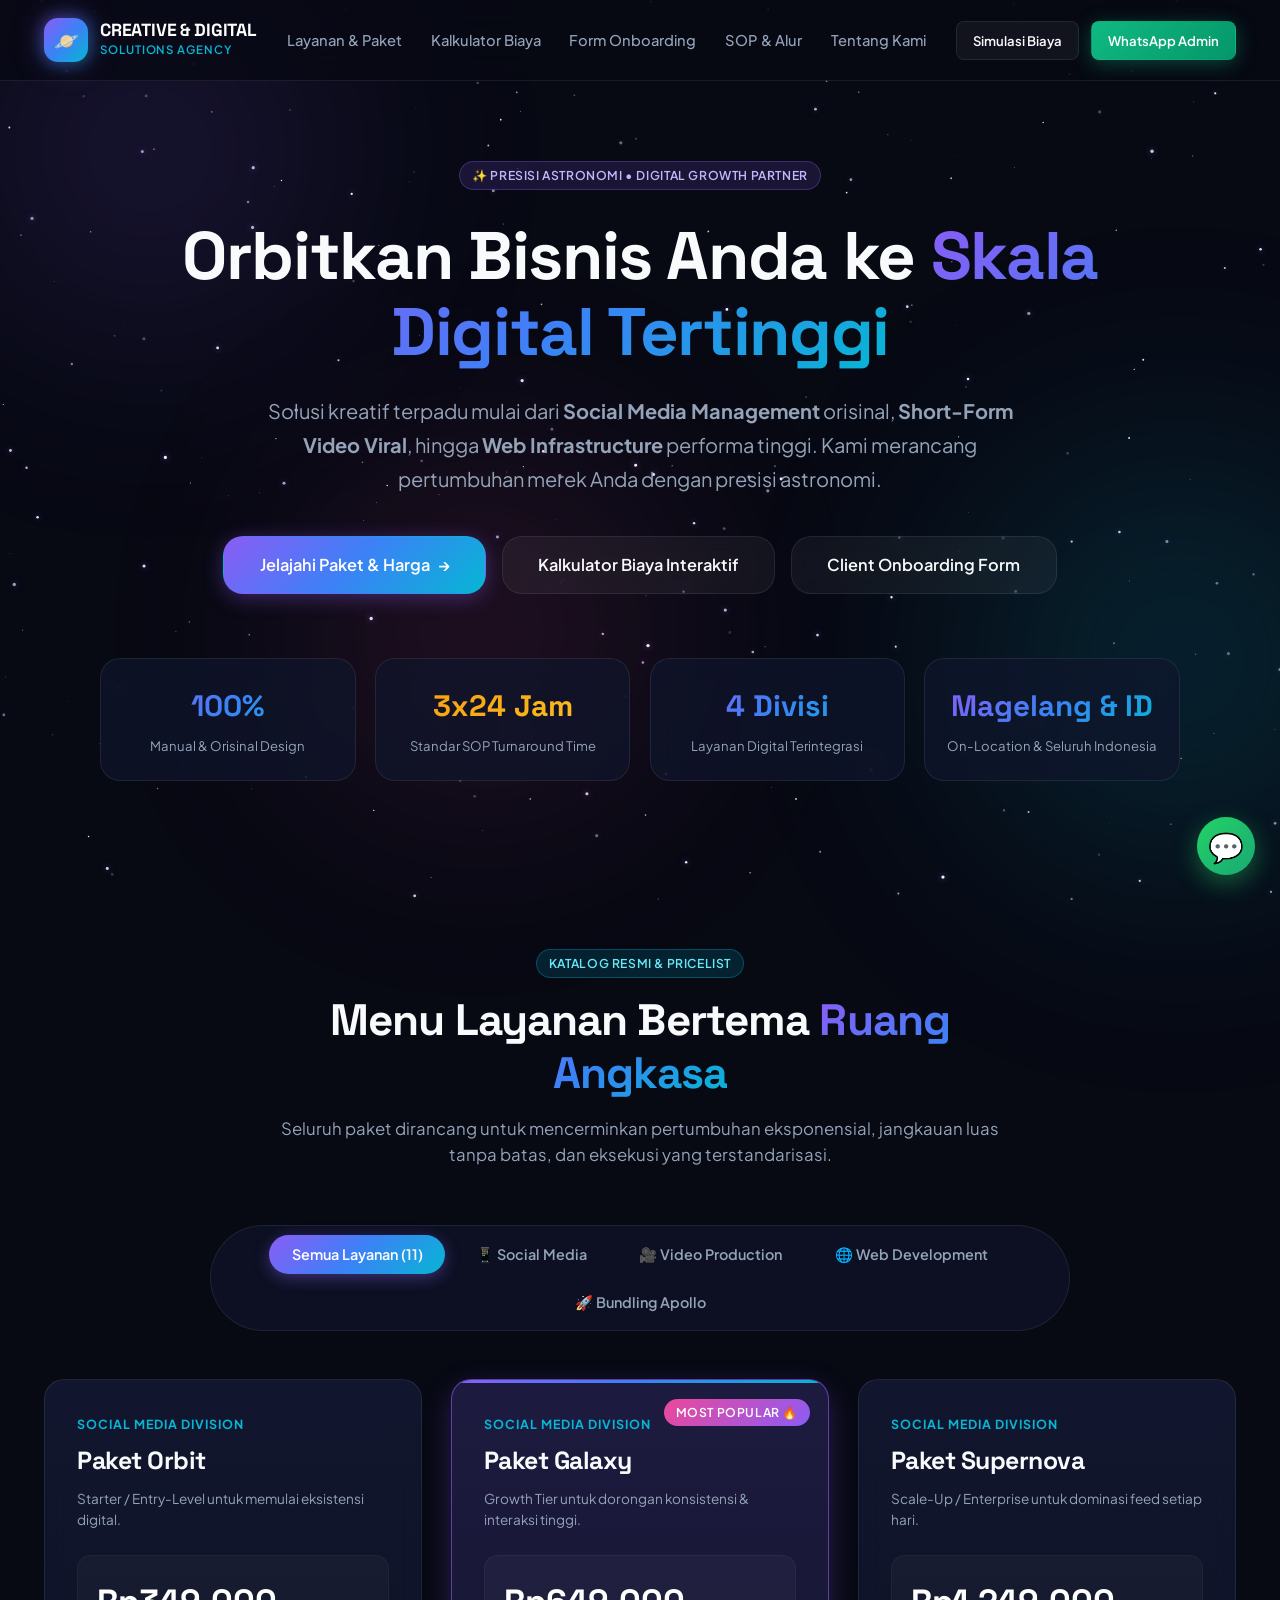
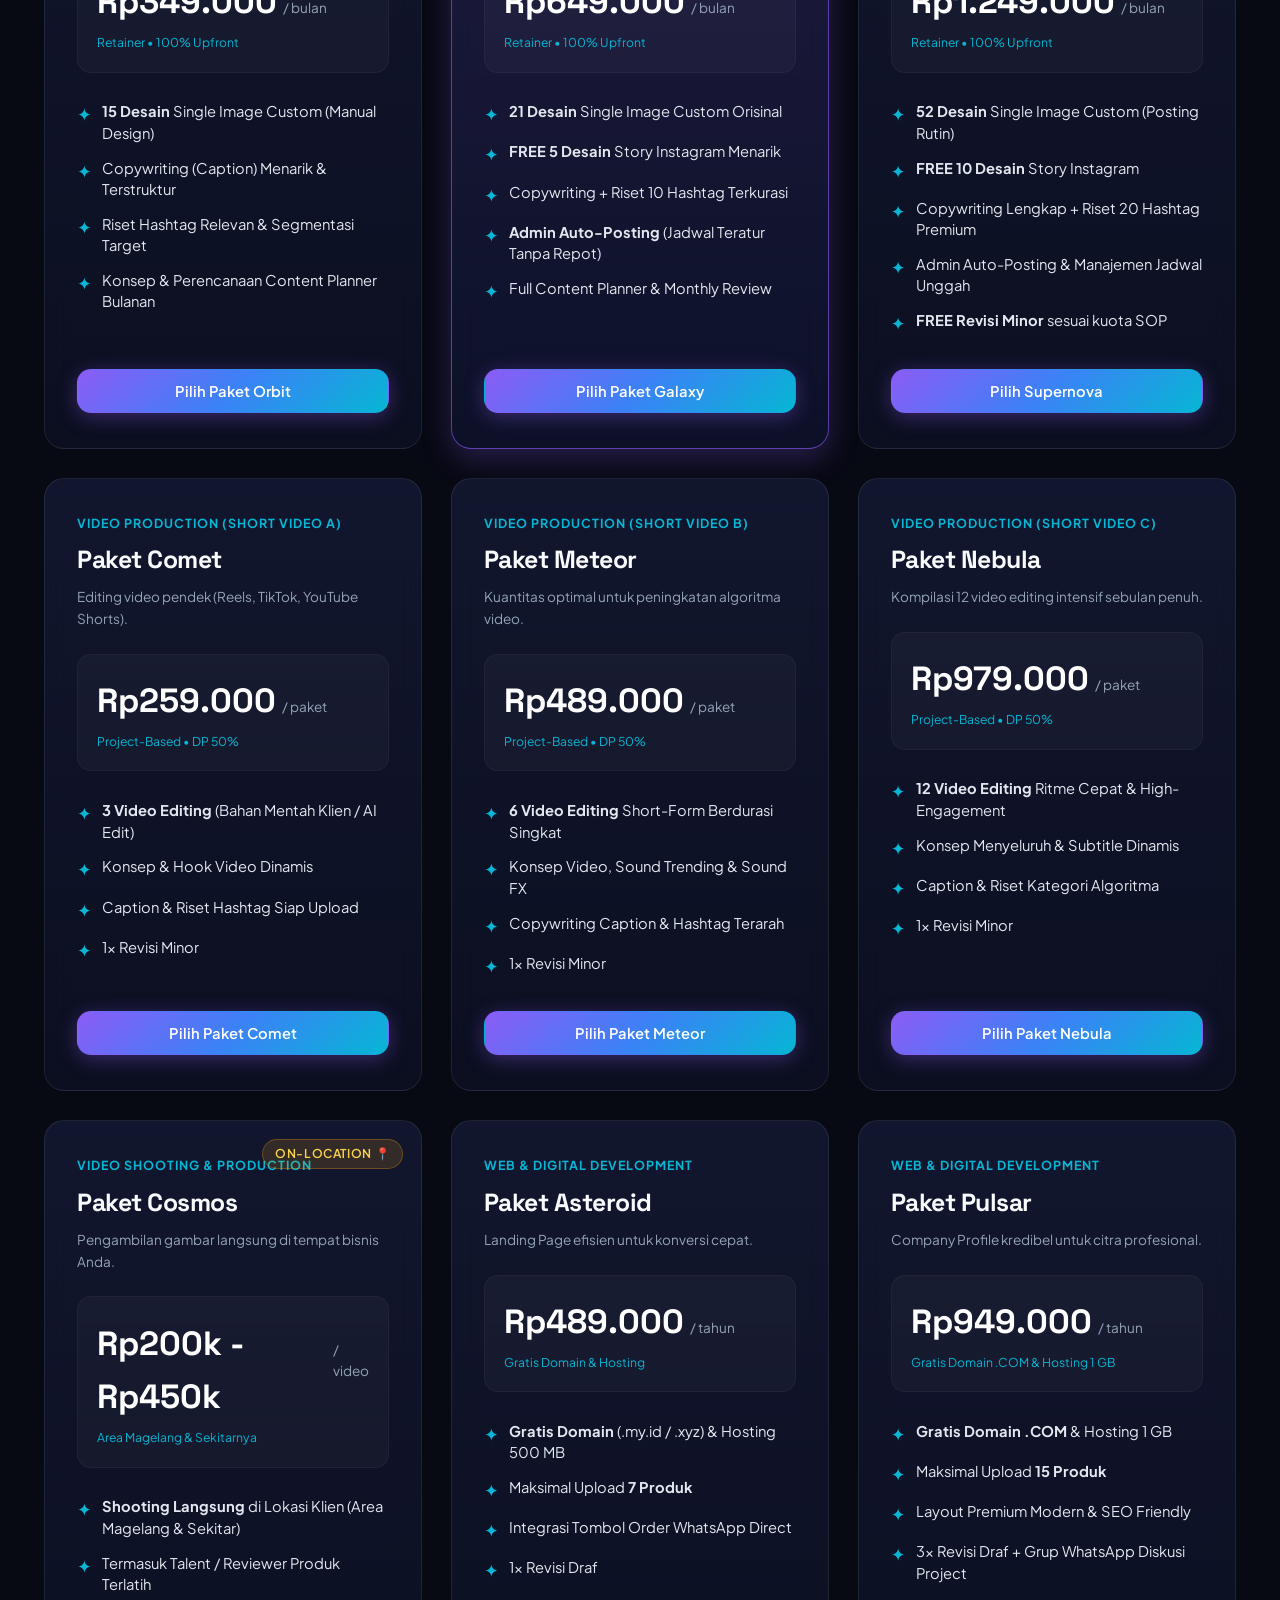
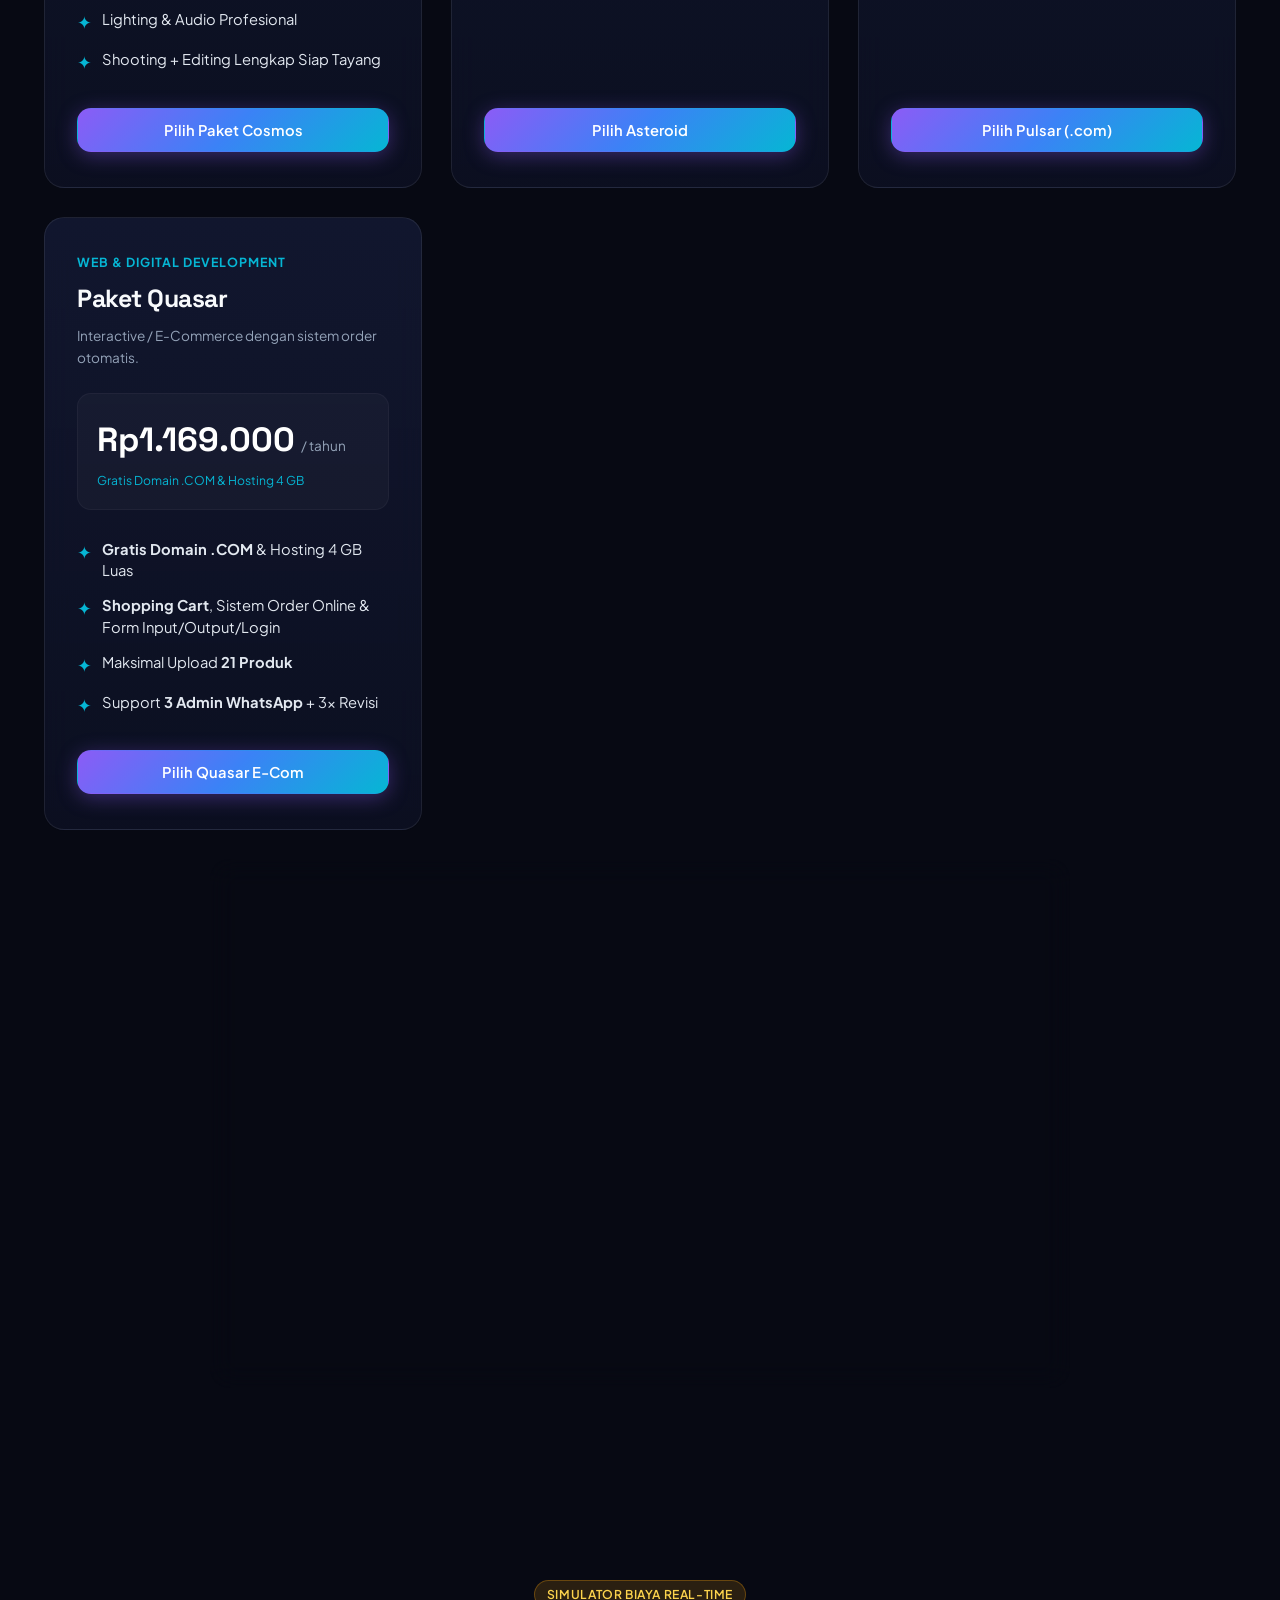
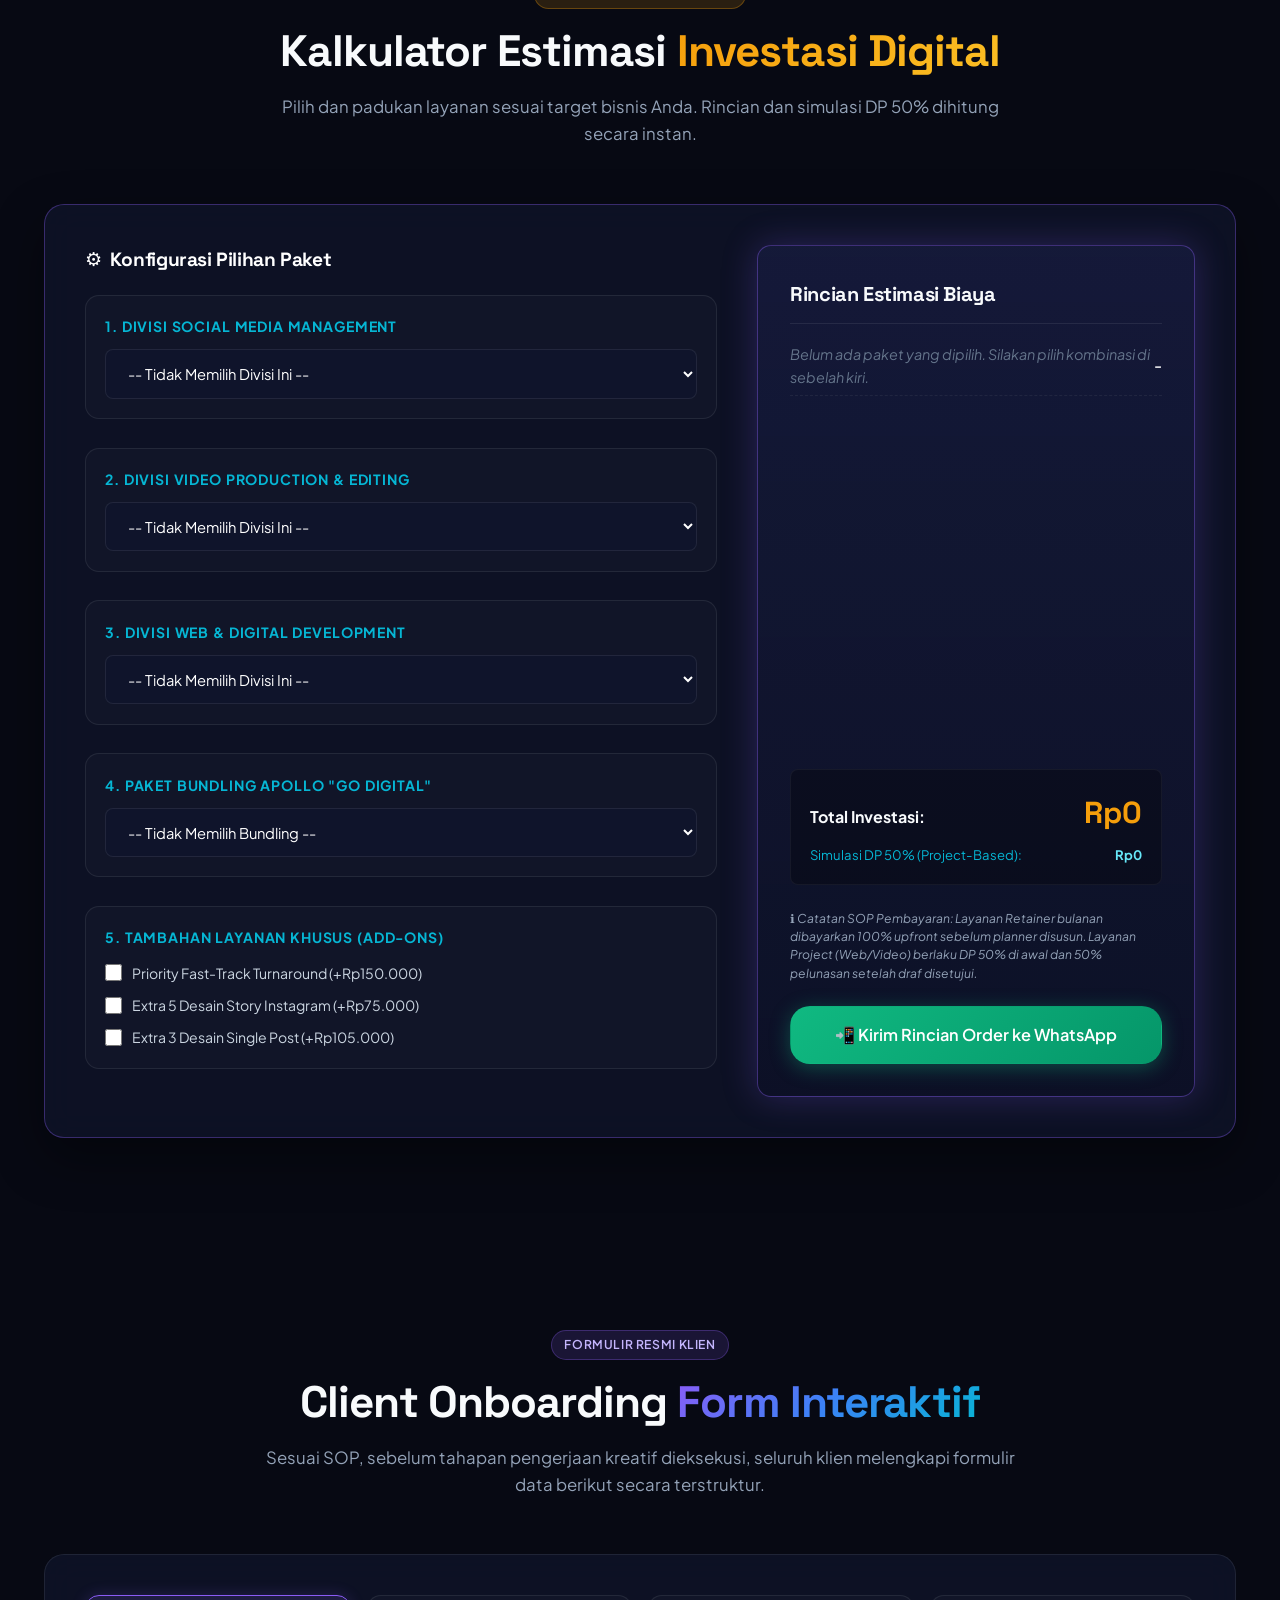
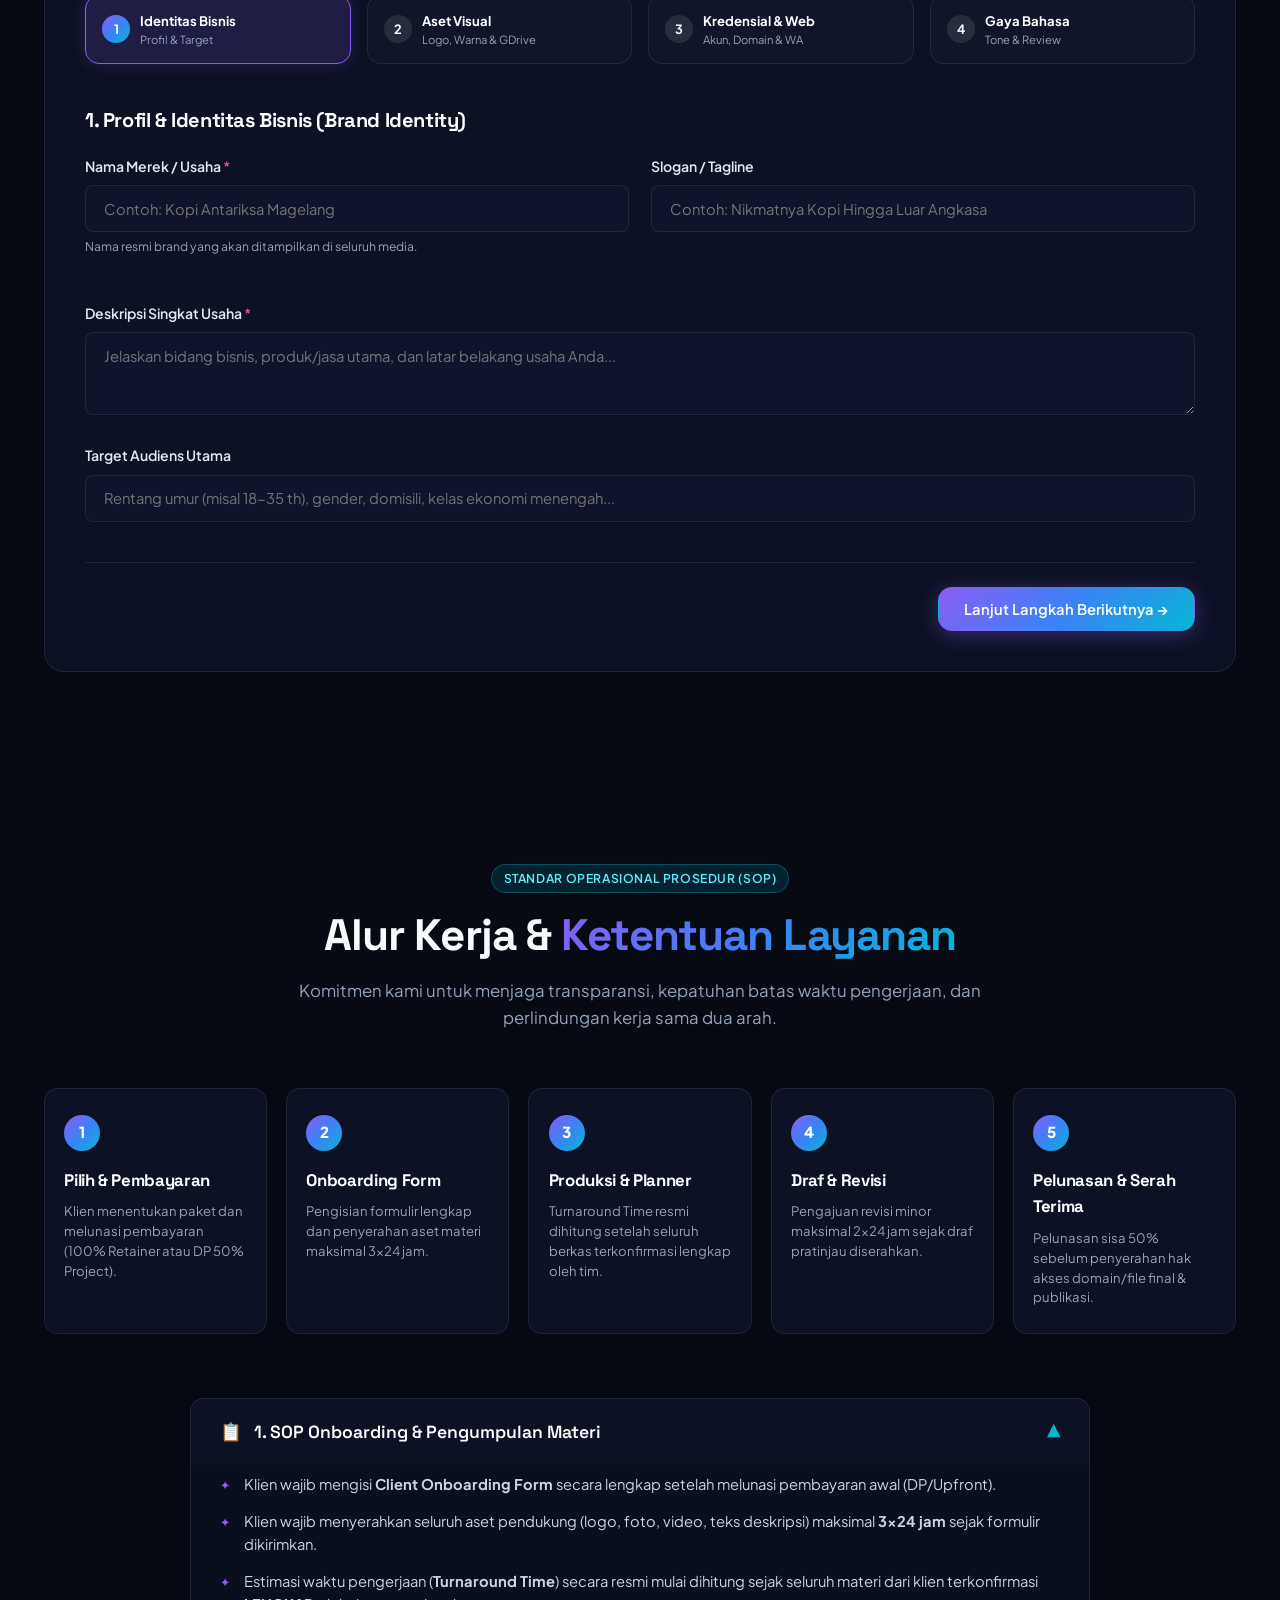
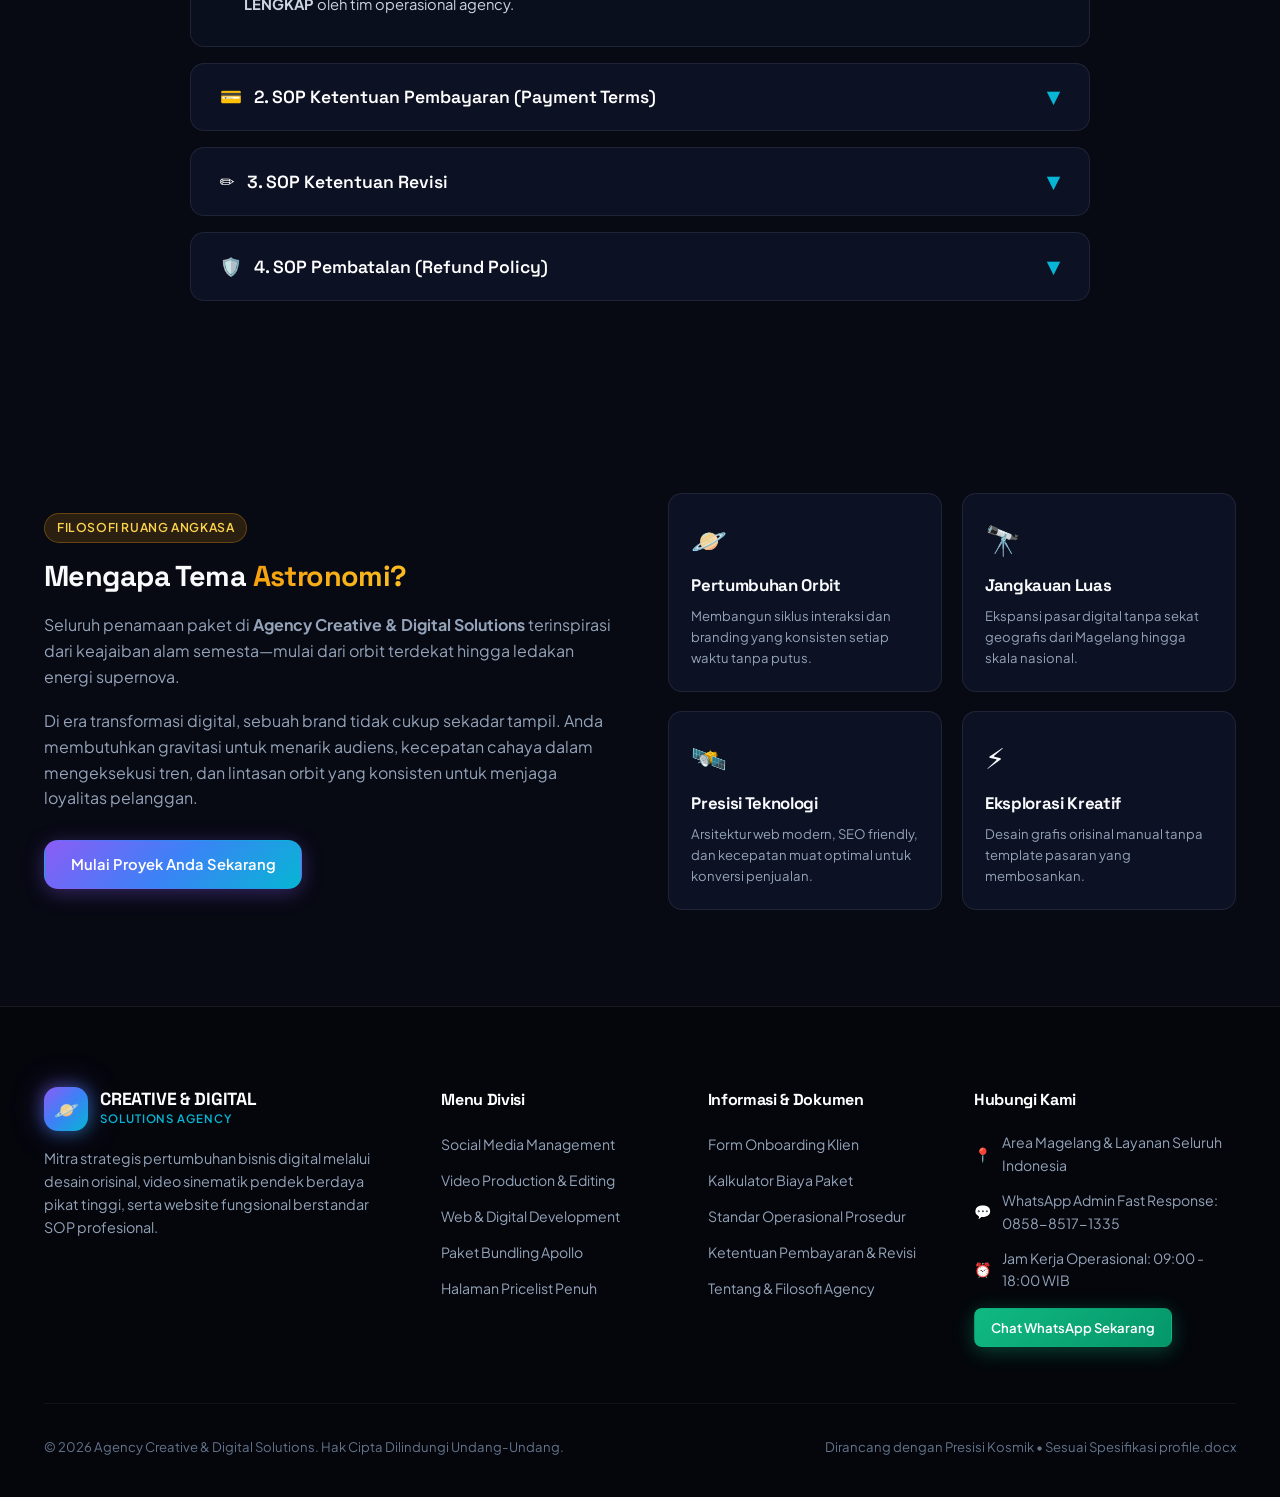
<file: index.html>
<!DOCTYPE html>
<html lang="id">
<head>
  <meta charset="UTF-8">
  <meta name="viewport" content="width=device-width, initial-scale=1.0">
  <title>Agency Creative & Digital Solutions — Astronomical Precision</title>
  <meta name="description" content="Layanan Social Media Management, Short-Form Video Production, Web Development, dan Paket Go Digital bertema Astronomi dengan jangkauan luas dan presisi tinggi.">
  <link rel="stylesheet" href="styles.css">
</head>
<body>

  <!-- Ambient Cosmic Backgrounds -->
  <canvas id="starsCanvas"></canvas>
  <div class="cosmic-orb orb-1"></div>
  <div class="cosmic-orb orb-2"></div>
  <div class="cosmic-orb orb-3"></div>

  <!-- Header / Navigation -->
  <header class="site-header">
    <div class="container">
      <div class="nav-wrapper">
        <a href="index.html" class="logo-badge">
          <div class="logo-icon">🪐</div>
          <div class="logo-text">
            <span class="logo-title">CREATIVE & DIGITAL</span>
            <span class="logo-sub">SOLUTIONS AGENCY</span>
          </div>
        </a>

        <ul class="nav-links">
          <li><a href="#layanan" class="nav-link">Layanan & Paket</a></li>
          <li><a href="#kalkulator" class="nav-link">Kalkulator Biaya</a></li>
          <li><a href="#onboarding" class="nav-link">Form Onboarding</a></li>
          <li><a href="#sop" class="nav-link">SOP & Alur</a></li>
          <li><a href="#tentang" class="nav-link">Tentang Kami</a></li>
        </ul>

        <div class="nav-cta">
          <a href="#kalkulator" class="btn btn-secondary btn-sm">Simulasi Biaya</a>
          <a href="https://wa.me/6285885171335?text=Halo%20Agency%20Creative%20%26%20Digital%20Solutions%2C%20saya%20tertarik%20untuk%20konsultasi%20layanan%20digital." target="_blank" class="btn btn-whatsapp btn-sm">
            <span>WhatsApp Admin</span>
          </a>
        </div>

        <button class="mobile-toggle" aria-label="Menu Navigasi">☰</button>
      </div>
    </div>
  </header>

  <!-- Hero Section -->
  <section class="hero-section" id="hero">
    <div class="container">
      <div class="hero-pill">
        <span class="badge badge-nebula">✨ PRESISI ASTRONOMI • DIGITAL GROWTH PARTNER</span>
      </div>

      <h1 class="hero-title">
        Orbitkan Bisnis Anda ke <span class="text-gradient">Skala Digital Tertinggi</span>
      </h1>

      <p class="hero-lead">
        Solusi kreatif terpadu mulai dari <strong>Social Media Management</strong> orisinal, <strong>Short-Form Video Viral</strong>, hingga <strong>Web Infrastructure</strong> performa tinggi. Kami merancang pertumbuhan merek Anda dengan presisi astronomi.
      </p>

      <div class="hero-actions">
        <a href="#layanan" class="btn btn-primary btn-lg">
          <span>Jelajahi Paket & Harga</span>
          <span>→</span>
        </a>
        <a href="#kalkulator" class="btn btn-secondary btn-lg">
          <span>Kalkulator Biaya Interaktif</span>
        </a>
        <a href="#onboarding" class="btn btn-secondary btn-lg">
          <span>Client Onboarding Form</span>
        </a>
      </div>

      <!-- Stats Bar -->
      <div class="hero-stats-grid">
        <div class="stat-card">
          <div class="stat-number text-gradient">100%</div>
          <div class="stat-label">Manual & Orisinal Design</div>
        </div>
        <div class="stat-card">
          <div class="stat-number text-gradient-gold">3x24 Jam</div>
          <div class="stat-label">Standar SOP Turnaround Time</div>
        </div>
        <div class="stat-card">
          <div class="stat-number text-gradient">4 Divisi</div>
          <div class="stat-label">Layanan Digital Terintegrasi</div>
        </div>
        <div class="stat-card">
          <div class="stat-number text-gradient">Magelang & ID</div>
          <div class="stat-label">On-Location & Seluruh Indonesia</div>
        </div>
      </div>
    </div>
  </section>

  <!-- Main Content Area -->
  <main>

    <!-- Services & Pricing Section -->
    <section class="section" id="layanan">
      <div class="container">
        <div class="section-header">
          <div class="section-tag">
            <span class="badge badge-cyan">KATALOG RESMI & PRICELIST</span>
          </div>
          <h2 class="section-title">Menu Layanan Bertema <span class="text-gradient">Ruang Angkasa</span></h2>
          <p class="section-desc">
            Seluruh paket dirancang untuk mencerminkan pertumbuhan eksponensial, jangkauan luas tanpa batas, dan eksekusi yang terstandarisasi.
          </p>
        </div>

        <!-- Filter Tabs -->
        <div class="service-filter-tabs">
          <button class="filter-btn active" data-filter="all">Semua Layanan (11)</button>
          <button class="filter-btn" data-filter="social">📱 Social Media</button>
          <button class="filter-btn" data-filter="video">🎥 Video Production</button>
          <button class="filter-btn" data-filter="web">🌐 Web Development</button>
          <button class="filter-btn" data-filter="bundling">🚀 Bundling Apollo</button>
        </div>

        <!-- Pricing Cards Grid -->
        <div class="pricing-grid">

          <!-- 1. SOCIAL: ORBIT -->
          <div class="pricing-card" data-category="social">
            <div class="card-top">
              <div class="card-category">Social Media Division</div>
              <h3 class="card-name">Paket Orbit</h3>
              <p class="card-subtitle">Starter / Entry-Level untuk memulai eksistensi digital.</p>
            </div>
            <div class="card-price-box">
              <div class="price-main">
                <span class="price-amount">Rp349.000</span>
                <span class="price-period">/ bulan</span>
              </div>
              <div class="price-note">Retainer • 100% Upfront</div>
            </div>
            <ul class="features-list">
              <li class="feature-item">
                <span class="feature-icon">✦</span>
                <span><strong>15 Desain</strong> Single Image Custom (Manual Design)</span>
              </li>
              <li class="feature-item">
                <span class="feature-icon">✦</span>
                <span>Copywriting (Caption) Menarik & Terstruktur</span>
              </li>
              <li class="feature-item">
                <span class="feature-icon">✦</span>
                <span>Riset Hashtag Relevan & Segmentasi Target</span>
              </li>
              <li class="feature-item">
                <span class="feature-icon">✦</span>
                <span>Konsep & Perencanaan Content Planner Bulanan</span>
              </li>
            </ul>
            <div class="card-footer">
              <button onclick="selectPackageFromCard('social', 'orbit')" class="btn btn-primary">Pilih Paket Orbit</button>
            </div>
          </div>

          <!-- 2. SOCIAL: GALAXY (FEATURED) -->
          <div class="pricing-card featured" data-category="social">
            <div class="ribbon-tag">
              <span class="badge badge-hot">MOST POPULAR 🔥</span>
            </div>
            <div class="card-top">
              <div class="card-category">Social Media Division</div>
              <h3 class="card-name">Paket Galaxy</h3>
              <p class="card-subtitle">Growth Tier untuk dorongan konsistensi & interaksi tinggi.</p>
            </div>
            <div class="card-price-box">
              <div class="price-main">
                <span class="price-amount">Rp649.000</span>
                <span class="price-period">/ bulan</span>
              </div>
              <div class="price-note">Retainer • 100% Upfront</div>
            </div>
            <ul class="features-list">
              <li class="feature-item">
                <span class="feature-icon">✦</span>
                <span><strong>21 Desain</strong> Single Image Custom Orisinal</span>
              </li>
              <li class="feature-item">
                <span class="feature-icon">✦</span>
                <span><strong>FREE 5 Desain</strong> Story Instagram Menarik</span>
              </li>
              <li class="feature-item">
                <span class="feature-icon">✦</span>
                <span>Copywriting + Riset 10 Hashtag Terkurasi</span>
              </li>
              <li class="feature-item">
                <span class="feature-icon">✦</span>
                <span><strong>Admin Auto-Posting</strong> (Jadwal Teratur Tanpa Repot)</span>
              </li>
              <li class="feature-item">
                <span class="feature-icon">✦</span>
                <span>Full Content Planner & Monthly Review</span>
              </li>
            </ul>
            <div class="card-footer">
              <button onclick="selectPackageFromCard('social', 'galaxy')" class="btn btn-primary">Pilih Paket Galaxy</button>
            </div>
          </div>

          <!-- 3. SOCIAL: SUPERNOVA -->
          <div class="pricing-card" data-category="social">
            <div class="card-top">
              <div class="card-category">Social Media Division</div>
              <h3 class="card-name">Paket Supernova</h3>
              <p class="card-subtitle">Scale-Up / Enterprise untuk dominasi feed setiap hari.</p>
            </div>
            <div class="card-price-box">
              <div class="price-main">
                <span class="price-amount">Rp1.249.000</span>
                <span class="price-period">/ bulan</span>
              </div>
              <div class="price-note">Retainer • 100% Upfront</div>
            </div>
            <ul class="features-list">
              <li class="feature-item">
                <span class="feature-icon">✦</span>
                <span><strong>52 Desain</strong> Single Image Custom (Posting Rutin)</span>
              </li>
              <li class="feature-item">
                <span class="feature-icon">✦</span>
                <span><strong>FREE 10 Desain</strong> Story Instagram</span>
              </li>
              <li class="feature-item">
                <span class="feature-icon">✦</span>
                <span>Copywriting Lengkap + Riset 20 Hashtag Premium</span>
              </li>
              <li class="feature-item">
                <span class="feature-icon">✦</span>
                <span>Admin Auto-Posting & Manajemen Jadwal Unggah</span>
              </li>
              <li class="feature-item">
                <span class="feature-icon">✦</span>
                <span><strong>FREE Revisi Minor</strong> sesuai kuota SOP</span>
              </li>
            </ul>
            <div class="card-footer">
              <button onclick="selectPackageFromCard('social', 'supernova')" class="btn btn-primary">Pilih Supernova</button>
            </div>
          </div>

          <!-- 4. VIDEO: COMET -->
          <div class="pricing-card" data-category="video">
            <div class="card-top">
              <div class="card-category">Video Production (Short Video A)</div>
              <h3 class="card-name">Paket Comet</h3>
              <p class="card-subtitle">Editing video pendek (Reels, TikTok, YouTube Shorts).</p>
            </div>
            <div class="card-price-box">
              <div class="price-main">
                <span class="price-amount">Rp259.000</span>
                <span class="price-period">/ paket</span>
              </div>
              <div class="price-note">Project-Based • DP 50%</div>
            </div>
            <ul class="features-list">
              <li class="feature-item">
                <span class="feature-icon">✦</span>
                <span><strong>3 Video Editing</strong> (Bahan Mentah Klien / AI Edit)</span>
              </li>
              <li class="feature-item">
                <span class="feature-icon">✦</span>
                <span>Konsep & Hook Video Dinamis</span>
              </li>
              <li class="feature-item">
                <span class="feature-icon">✦</span>
                <span>Caption & Riset Hashtag Siap Upload</span>
              </li>
              <li class="feature-item">
                <span class="feature-icon">✦</span>
                <span>1x Revisi Minor</span>
              </li>
            </ul>
            <div class="card-footer">
              <button onclick="selectPackageFromCard('video', 'comet')" class="btn btn-primary">Pilih Paket Comet</button>
            </div>
          </div>

          <!-- 5. VIDEO: METEOR -->
          <div class="pricing-card" data-category="video">
            <div class="card-top">
              <div class="card-category">Video Production (Short Video B)</div>
              <h3 class="card-name">Paket Meteor</h3>
              <p class="card-subtitle">Kuantitas optimal untuk peningkatan algoritma video.</p>
            </div>
            <div class="card-price-box">
              <div class="price-main">
                <span class="price-amount">Rp489.000</span>
                <span class="price-period">/ paket</span>
              </div>
              <div class="price-note">Project-Based • DP 50%</div>
            </div>
            <ul class="features-list">
              <li class="feature-item">
                <span class="feature-icon">✦</span>
                <span><strong>6 Video Editing</strong> Short-Form Berdurasi Singkat</span>
              </li>
              <li class="feature-item">
                <span class="feature-icon">✦</span>
                <span>Konsep Video, Sound Trending & Sound FX</span>
              </li>
              <li class="feature-item">
                <span class="feature-icon">✦</span>
                <span>Copywriting Caption & Hashtag Terarah</span>
              </li>
              <li class="feature-item">
                <span class="feature-icon">✦</span>
                <span>1x Revisi Minor</span>
              </li>
            </ul>
            <div class="card-footer">
              <button onclick="selectPackageFromCard('video', 'meteor')" class="btn btn-primary">Pilih Paket Meteor</button>
            </div>
          </div>

          <!-- 6. VIDEO: NEBULA -->
          <div class="pricing-card" data-category="video">
            <div class="card-top">
              <div class="card-category">Video Production (Short Video C)</div>
              <h3 class="card-name">Paket Nebula</h3>
              <p class="card-subtitle">Kompilasi 12 video editing intensif sebulan penuh.</p>
            </div>
            <div class="card-price-box">
              <div class="price-main">
                <span class="price-amount">Rp979.000</span>
                <span class="price-period">/ paket</span>
              </div>
              <div class="price-note">Project-Based • DP 50%</div>
            </div>
            <ul class="features-list">
              <li class="feature-item">
                <span class="feature-icon">✦</span>
                <span><strong>12 Video Editing</strong> Ritme Cepat & High-Engagement</span>
              </li>
              <li class="feature-item">
                <span class="feature-icon">✦</span>
                <span>Konsep Menyeluruh & Subtitle Dinamis</span>
              </li>
              <li class="feature-item">
                <span class="feature-icon">✦</span>
                <span>Caption & Riset Kategori Algoritma</span>
              </li>
              <li class="feature-item">
                <span class="feature-icon">✦</span>
                <span>1x Revisi Minor</span>
              </li>
            </ul>
            <div class="card-footer">
              <button onclick="selectPackageFromCard('video', 'nebula')" class="btn btn-primary">Pilih Paket Nebula</button>
            </div>
          </div>

          <!-- 7. VIDEO: COSMOS (ON-LOCATION SHOOTING) -->
          <div class="pricing-card" data-category="video">
            <div class="ribbon-tag">
              <span class="badge badge-gold">ON-LOCATION 📍</span>
            </div>
            <div class="card-top">
              <div class="card-category">Video Shooting & Production</div>
              <h3 class="card-name">Paket Cosmos</h3>
              <p class="card-subtitle">Pengambilan gambar langsung di tempat bisnis Anda.</p>
            </div>
            <div class="card-price-box">
              <div class="price-main">
                <span class="price-amount">Rp200k - Rp450k</span>
                <span class="price-period">/ video</span>
              </div>
              <div class="price-note">Area Magelang & Sekitarnya</div>
            </div>
            <ul class="features-list">
              <li class="feature-item">
                <span class="feature-icon">✦</span>
                <span><strong>Shooting Langsung</strong> di Lokasi Klien (Area Magelang & Sekitar)</span>
              </li>
              <li class="feature-item">
                <span class="feature-icon">✦</span>
                <span>Termasuk Talent / Reviewer Produk Terlatih</span>
              </li>
              <li class="feature-item">
                <span class="feature-icon">✦</span>
                <span>Lighting & Audio Profesional</span>
              </li>
              <li class="feature-item">
                <span class="feature-icon">✦</span>
                <span>Shooting + Editing Lengkap Siap Tayang</span>
              </li>
            </ul>
            <div class="card-footer">
              <button onclick="selectPackageFromCard('video', 'cosmos')" class="btn btn-primary">Pilih Paket Cosmos</button>
            </div>
          </div>

          <!-- 8. WEB: ASTEROID -->
          <div class="pricing-card" data-category="web">
            <div class="card-top">
              <div class="card-category">Web & Digital Development</div>
              <h3 class="card-name">Paket Asteroid</h3>
              <p class="card-subtitle">Landing Page efisien untuk konversi cepat.</p>
            </div>
            <div class="card-price-box">
              <div class="price-main">
                <span class="price-amount">Rp489.000</span>
                <span class="price-period">/ tahun</span>
              </div>
              <div class="price-note">Gratis Domain & Hosting</div>
            </div>
            <ul class="features-list">
              <li class="feature-item">
                <span class="feature-icon">✦</span>
                <span><strong>Gratis Domain</strong> (.my.id / .xyz) & Hosting 500 MB</span>
              </li>
              <li class="feature-item">
                <span class="feature-icon">✦</span>
                <span>Maksimal Upload <strong>7 Produk</strong></span>
              </li>
              <li class="feature-item">
                <span class="feature-icon">✦</span>
                <span>Integrasi Tombol Order WhatsApp Direct</span>
              </li>
              <li class="feature-item">
                <span class="feature-icon">✦</span>
                <span>1x Revisi Draf</span>
              </li>
            </ul>
            <div class="card-footer">
              <button onclick="selectPackageFromCard('web', 'asteroid')" class="btn btn-primary">Pilih Asteroid</button>
            </div>
          </div>

          <!-- 9. WEB: PULSAR -->
          <div class="pricing-card" data-category="web">
            <div class="card-top">
              <div class="card-category">Web & Digital Development</div>
              <h3 class="card-name">Paket Pulsar</h3>
              <p class="card-subtitle">Company Profile kredibel untuk citra profesional.</p>
            </div>
            <div class="card-price-box">
              <div class="price-main">
                <span class="price-amount">Rp949.000</span>
                <span class="price-period">/ tahun</span>
              </div>
              <div class="price-note">Gratis Domain .COM & Hosting 1 GB</div>
            </div>
            <ul class="features-list">
              <li class="feature-item">
                <span class="feature-icon">✦</span>
                <span><strong>Gratis Domain .COM</strong> & Hosting 1 GB</span>
              </li>
              <li class="feature-item">
                <span class="feature-icon">✦</span>
                <span>Maksimal Upload <strong>15 Produk</strong></span>
              </li>
              <li class="feature-item">
                <span class="feature-icon">✦</span>
                <span>Layout Premium Modern & SEO Friendly</span>
              </li>
              <li class="feature-item">
                <span class="feature-icon">✦</span>
                <span>3x Revisi Draf + Grup WhatsApp Diskusi Project</span>
              </li>
            </ul>
            <div class="card-footer">
              <button onclick="selectPackageFromCard('web', 'pulsar')" class="btn btn-primary">Pilih Pulsar (.com)</button>
            </div>
          </div>

          <!-- 10. WEB: QUASAR -->
          <div class="pricing-card" data-category="web">
            <div class="card-top">
              <div class="card-category">Web & Digital Development</div>
              <h3 class="card-name">Paket Quasar</h3>
              <p class="card-subtitle">Interactive / E-Commerce dengan sistem order otomatis.</p>
            </div>
            <div class="card-price-box">
              <div class="price-main">
                <span class="price-amount">Rp1.169.000</span>
                <span class="price-period">/ tahun</span>
              </div>
              <div class="price-note">Gratis Domain .COM & Hosting 4 GB</div>
            </div>
            <ul class="features-list">
              <li class="feature-item">
                <span class="feature-icon">✦</span>
                <span><strong>Gratis Domain .COM</strong> & Hosting 4 GB Luas</span>
              </li>
              <li class="feature-item">
                <span class="feature-icon">✦</span>
                <span><strong>Shopping Cart</strong>, Sistem Order Online & Form Input/Output/Login</span>
              </li>
              <li class="feature-item">
                <span class="feature-icon">✦</span>
                <span>Maksimal Upload <strong>21 Produk</strong></span>
              </li>
              <li class="feature-item">
                <span class="feature-icon">✦</span>
                <span>Support <strong>3 Admin WhatsApp</strong> + 3x Revisi</span>
              </li>
            </ul>
            <div class="card-footer">
              <button onclick="selectPackageFromCard('web', 'quasar')" class="btn btn-primary">Pilih Quasar E-Com</button>
            </div>
          </div>

          <!-- 11. BUNDLING: APOLLO GO DIGITAL -->
          <div class="pricing-card featured" data-category="bundling" style="grid-column: 1 / -1; max-width: 860px; margin: 0 auto; width: 100%;">
            <div class="ribbon-tag">
              <span class="badge badge-gold">SOLUSI LENGKAP SEKALI BAYAR 🚀</span>
            </div>
            <div class="card-top">
              <div class="card-category">Paket Bundling Terpadu (Go Digital)</div>
              <h3 class="card-name">Paket Apollo "Go Digital"</h3>
              <p class="card-subtitle">Inisiasi komprehensif bagi bisnis yang ingin langsung go digital tanpa ribet.</p>
            </div>
            <div class="card-price-box">
              <div class="price-main">
                <span class="price-amount">Rp1.800.000 – Rp2.200.000</span>
                <span class="price-period">/ Project Sekali Bayar</span>
              </div>
              <div class="price-note">Hemat Biaya & Sinkronisasi Seluruh Kanal Digital</div>
            </div>
            <ul class="features-list" style="display: grid; grid-template-columns: repeat(auto-fit, minmax(260px, 1fr)); gap: 1rem;">
              <li class="feature-item">
                <span class="feature-icon">✦</span>
                <span><strong>1 Website Premium</strong> Landing Page / Company Profile Domain (.com)</span>
              </li>
              <li class="feature-item">
                <span class="feature-icon">✦</span>
                <span><strong>Setup & Optimasi</strong> Bio / Highlight Instagram & TikTok Bisnis Terpadu</span>
              </li>
              <li class="feature-item">
                <span class="feature-icon">✦</span>
                <span><strong>6 Konten Feed Awal</strong> Orisinal + <strong>2 Video Promosi Pertama</strong></span>
              </li>
              <li class="feature-item">
                <span class="feature-icon">✦</span>
                <span>Integrasi Tombol WhatsApp Order & Panduan Operasional</span>
              </li>
            </ul>
            <div class="card-footer" style="flex-direction: row; justify-content: center; gap: 1rem;">
              <button onclick="selectPackageFromCard('bundling', 'apollo')" class="btn btn-primary btn-lg">Pilih Bundling Apollo</button>
              <a href="https://wa.me/6285885171335?text=Halo%20Admin%2C%20saya%20ingin%20konsultasi%20Paket%20Bundling%20Apollo%20Go%20Digital." target="_blank" class="btn btn-whatsapp btn-lg">Tanya via WhatsApp</a>
            </div>
          </div>

        </div>
      </div>
    </section>

    <!-- Interactive Cost Calculator & Order Simulator -->
    <section class="section" id="kalkulator">
      <div class="container">
        <div class="section-header">
          <div class="section-tag">
            <span class="badge badge-gold">SIMULATOR BIAYA REAL-TIME</span>
          </div>
          <h2 class="section-title">Kalkulator Estimasi <span class="text-gradient-gold">Investasi Digital</span></h2>
          <p class="section-desc">
            Pilih dan padukan layanan sesuai target bisnis Anda. Rincian dan simulasi DP 50% dihitung secara instan.
          </p>
        </div>

        <div class="calculator-box">
          <div class="calc-grid">

            <!-- Options Selection Column -->
            <div class="calc-options-col">
              <h4><span>⚙️</span> Konfigurasi Pilihan Paket</h4>

              <!-- Social Media Select -->
              <div class="calc-group">
                <label class="calc-group-label">1. Divisi Social Media Management</label>
                <select id="calc-social" class="custom-select">
                  <option value="">-- Tidak Memilih Divisi Ini --</option>
                  <option value="orbit">Paket Orbit — Rp349.000 / bln (15 Desain + Copywriting + Planner)</option>
                  <option value="galaxy">Paket Galaxy — Rp649.000 / bln (21 Desain + 5 Story + Auto-Posting)</option>
                  <option value="supernova">Paket Supernova — Rp1.249.000 / bln (52 Desain + 10 Story + Enterprise)</option>
                </select>
              </div>

              <!-- Video Select -->
              <div class="calc-group">
                <label class="calc-group-label">2. Divisi Video Production & Editing</label>
                <select id="calc-video" class="custom-select">
                  <option value="">-- Tidak Memilih Divisi Ini --</option>
                  <option value="comet">Paket Comet — Rp259.000 (3 Short Video Editing + Caption)</option>
                  <option value="meteor">Paket Meteor — Rp489.000 (6 Short Video Editing + Sound FX)</option>
                  <option value="nebula">Paket Nebula — Rp979.000 (12 Short Video Editing Komprehensif)</option>
                  <option value="cosmos">Paket Cosmos — Rp325.000 (Shooting Lokasi Magelang / video)</option>
                </select>
              </div>

              <!-- Web Select -->
              <div class="calc-group">
                <label class="calc-group-label">3. Divisi Web & Digital Development</label>
                <select id="calc-web" class="custom-select">
                  <option value="">-- Tidak Memilih Divisi Ini --</option>
                  <option value="asteroid">Paket Asteroid — Rp489.000 / thn (Landing Page, Domain .my.id/.xyz)</option>
                  <option value="pulsar">Paket Pulsar — Rp949.000 / thn (Company Profile, Domain .COM)</option>
                  <option value="quasar">Paket Quasar — Rp1.169.000 / thn (Interactive E-Com, Domain .COM, Cart)</option>
                </select>
              </div>

              <!-- Bundling Select -->
              <div class="calc-group">
                <label class="calc-group-label">4. Paket Bundling Apollo "Go Digital"</label>
                <select id="calc-bundling" class="custom-select">
                  <option value="">-- Tidak Memilih Bundling --</option>
                  <option value="apollo">Paket Apollo — Rp1.999.000 (Web .COM + Setup Medsos + 6 Feed + 2 Video)</option>
                </select>
              </div>

              <!-- Add-ons -->
              <div class="calc-group">
                <label class="calc-group-label">5. Tambahan Layanan Khusus (Add-Ons)</label>
                <div class="addon-checkboxes">
                  <label class="addon-label">
                    <input type="checkbox" value="express" class="calc-addon-check">
                    <span>Priority Fast-Track Turnaround (+Rp150.000)</span>
                  </label>
                  <label class="addon-label">
                    <input type="checkbox" value="story" class="calc-addon-check">
                    <span>Extra 5 Desain Story Instagram (+Rp75.000)</span>
                  </label>
                  <label class="addon-label">
                    <input type="checkbox" value="post" class="calc-addon-check">
                    <span>Extra 3 Desain Single Post (+Rp105.000)</span>
                  </label>
                </div>
              </div>

            </div>

            <!-- Summary & Breakdown Panel -->
            <div class="calc-summary-panel">
              <h3 class="summary-title">Rincian Estimasi Biaya</h3>

              <div id="summary-items" class="summary-items-list">
                <!-- Dynamically populated by JS -->
              </div>

              <div class="summary-total-box">
                <div class="total-row">
                  <span class="total-label">Total Investasi:</span>
                  <span id="calc-total" class="total-val">Rp0</span>
                </div>
                <div class="dp-calculation">
                  <span>Simulasi DP 50% (Project-Based):</span>
                  <strong id="calc-dp" style="color: #67e8f9;">Rp0</strong>
                </div>
              </div>

              <div style="font-size: 0.76rem; color: #94a3b8; margin-bottom: 1.5rem; line-height: 1.5;">
                ℹ️ <em>Catatan SOP Pembayaran: Layanan Retainer bulanan dibayarkan 100% upfront sebelum planner disusun. Layanan Project (Web/Video) berlaku DP 50% di awal dan 50% pelunasan setelah draf disetujui.</em>
              </div>

              <a id="btn-wa-order" href="#" target="_blank" class="btn btn-whatsapp btn-lg" style="width: 100%;">
                <span>📲 Kirim Rincian Order ke WhatsApp</span>
              </a>
            </div>

          </div>
        </div>
      </div>
    </section>

    <!-- Client Onboarding Form Wizard (Section II) -->
    <section class="section" id="onboarding">
      <div class="container">
        <div class="section-header">
          <div class="section-tag">
            <span class="badge badge-nebula">FORMULIR RESMI KLIEN</span>
          </div>
          <h2 class="section-title">Client Onboarding <span class="text-gradient">Form Interaktif</span></h2>
          <p class="section-desc">
            Sesuai SOP, sebelum tahapan pengerjaan kreatif dieksekusi, seluruh klien melengkapi formulir data berikut secara terstruktur.
          </p>
        </div>

        <div class="onboarding-wizard-box">

          <!-- Step Indicators -->
          <div class="wizard-steps">
            <div class="step-indicator active" data-step="1">
              <div class="step-num">1</div>
              <div class="step-text">
                <span class="step-title">Identitas Bisnis</span>
                <span class="step-desc">Profil & Target</span>
              </div>
            </div>
            <div class="step-indicator" data-step="2">
              <div class="step-num">2</div>
              <div class="step-text">
                <span class="step-title">Aset Visual</span>
                <span class="step-desc">Logo, Warna & GDrive</span>
              </div>
            </div>
            <div class="step-indicator" data-step="3">
              <div class="step-num">3</div>
              <div class="step-text">
                <span class="step-title">Kredensial & Web</span>
                <span class="step-desc">Akun, Domain & WA</span>
              </div>
            </div>
            <div class="step-indicator" data-step="4">
              <div class="step-num">4</div>
              <div class="step-text">
                <span class="step-title">Gaya Bahasa</span>
                <span class="step-desc">Tone & Review</span>
              </div>
            </div>
          </div>

          <!-- Step 1: Profil & Identitas Bisnis -->
          <div class="wizard-step-content active" id="wizard-step-1">
            <h4 style="font-size: 1.25rem; margin-bottom: 1.2rem; color: #fff;">1. Profil & Identitas Bisnis (Brand Identity)</h4>
            
            <div class="form-grid-2">
              <div class="form-group">
                <label for="ob-brand-name">Nama Merek / Usaha <span class="required">*</span></label>
                <input type="text" id="ob-brand-name" class="form-control" placeholder="Contoh: Kopi Antariksa Magelang" required>
                <div class="form-hint">Nama resmi brand yang akan ditampilkan di seluruh media.</div>
              </div>
              <div class="form-group">
                <label for="ob-slogan">Slogan / Tagline</label>
                <input type="text" id="ob-slogan" class="form-control" placeholder="Contoh: Nikmatnya Kopi Hingga Luar Angkasa">
              </div>
            </div>

            <div class="form-group">
              <label for="ob-desc">Deskripsi Singkat Usaha <span class="required">*</span></label>
              <textarea id="ob-desc" rows="3" class="form-control" placeholder="Jelaskan bidang bisnis, produk/jasa utama, dan latar belakang usaha Anda..."></textarea>
            </div>

            <div class="form-group">
              <label for="ob-audience">Target Audiens Utama</label>
              <input type="text" id="ob-audience" class="form-control" placeholder="Rentang umur (misal 18-35 th), gender, domisili, kelas ekonomi menengah...">
            </div>
          </div>

          <!-- Step 2: Aset Visual Merek -->
          <div class="wizard-step-content" id="wizard-step-2">
            <h4 style="font-size: 1.25rem; margin-bottom: 1.2rem; color: #fff;">2. Aset Visual Merek</h4>

            <div class="form-grid-2">
              <div class="form-group">
                <label for="ob-logo-type">Format Logo Tersedia</label>
                <select id="ob-logo-type" class="form-control">
                  <option value="PNG Transparan">PNG Transparan (High Res)</option>
                  <option value="Vector / AI / PSD">Vector / AI / PSD / Corel</option>
                  <option value="JPG Standar">JPG Standar</option>
                  <option value="Belum Ada Logo (Butuh Dibuatkan)">Belum Ada Logo (Butuh Bantuan)</option>
                </select>
              </div>
              <div class="form-group">
                <label for="ob-colors">Panduan Warna Merek (Hex / Warna Dominan)</label>
                <input type="text" id="ob-colors" class="form-control" placeholder="Contoh: #8B5CF6 (Ungu), #06B6D4 (Cyan), Hitam">
              </div>
            </div>

            <div class="form-grid-2">
              <div class="form-group">
                <label for="ob-font">Jenis Tipografi / Font Khas (Jika Ada)</label>
                <input type="text" id="ob-font" class="form-control" placeholder="Contoh: Montserrat, Poppins, Serif Elegan">
              </div>
              <div class="form-group">
                <label for="ob-gdrive">Media Mentah Foto / Video (Link Google Drive) <span class="required">*</span></label>
                <input type="url" id="ob-gdrive" class="form-control" placeholder="https://drive.google.com/drive/folders/...">
                <div class="form-hint">Pastikan akses share link Google Drive diatur ke "Anyone with link (Viewer/Editor)".</div>
              </div>
            </div>
          </div>

          <!-- Step 3: Aksesibilitas Kredensial & Kebutuhan Web -->
          <div class="wizard-step-content" id="wizard-step-3">
            <h4 style="font-size: 1.25rem; margin-bottom: 1.2rem; color: #fff;">3. Aksesibilitas Kredensial & Kebutuhan Web</h4>

            <div class="form-group">
              <label for="ob-social">Akun Media Sosial (Username & Password / Akses Meta Business Suite)</label>
              <input type="text" id="ob-social" class="form-control" placeholder="@username_instagram atau izin role Facebook Page">
              <div class="form-hint">Wajib jika memesan paket dengan fasilitas Admin Auto-Posting.</div>
            </div>

            <div class="form-grid-2">
              <div class="form-group">
                <label for="ob-domain">Pilihan Nama Domain Website Incaran</label>
                <input type="text" id="ob-domain" class="form-control" placeholder="Contoh: usahaku.com atau brandmu.my.id">
              </div>
              <div class="form-group">
                <label for="ob-wa">Kontak Admin WhatsApp Aktif (Untuk Integrasi Tombol Order)</label>
                <input type="tel" id="ob-wa" class="form-control" placeholder="Contoh: 085885171335">
              </div>
            </div>

            <div class="form-group">
              <label for="ob-catalog">Katalog Daftar Produk/Layanan & Foto Pendukung</label>
              <textarea id="ob-catalog" rows="2" class="form-control" placeholder="Tuliskan daftar produk beserta estimasi harga atau sebutkan folder di link Drive tadi..."></textarea>
            </div>
          </div>

          <!-- Step 4: Gaya Komunikasi & Review -->
          <div class="wizard-step-content" id="wizard-step-4">
            <h4 style="font-size: 1.25rem; margin-bottom: 1.2rem; color: #fff;">4. Referensi & Gaya Komunikasi (Tone of Voice)</h4>

            <div class="form-group">
              <label for="ob-ref">Referensi Visual (Akun Instagram/TikTok/Kompetitor yang Disukai)</label>
              <input type="text" id="ob-ref" class="form-control" placeholder="Contoh: @brand_acuan_a, @inspirasi_visual_b">
            </div>

            <div class="form-group">
              <label>Pilih Tone of Voice (Gaya Bahasa):</label>
              <div class="tone-picker-grid">
                <label class="tone-pill selected">
                  <input type="radio" name="tone-voice" value="Santai / Casual" checked>
                  <span class="tone-emoji">😎</span>
                  <span class="tone-name">Santai</span>
                </label>
                <label class="tone-pill">
                  <input type="radio" name="tone-voice" value="Gaul / Gen-Z Friendly">
                  <span class="tone-emoji">🔥</span>
                  <span class="tone-name">Gaul</span>
                </label>
                <label class="tone-pill">
                  <input type="radio" name="tone-voice" value="Formal / Korporat">
                  <span class="tone-emoji">💼</span>
                  <span class="tone-name">Formal</span>
                </label>
                <label class="tone-pill">
                  <input type="radio" name="tone-voice" value="Edukatif & Solutif">
                  <span class="tone-emoji">💡</span>
                  <span class="tone-name">Edukatif</span>
                </label>
                <label class="tone-pill">
                  <input type="radio" name="tone-voice" value="Premium / Mewah">
                  <span class="tone-emoji">👑</span>
                  <span class="tone-name">Premium</span>
                </label>
              </div>
            </div>

            <div id="ob-review-box" style="margin-top: 1.5rem;">
              <!-- Summary will be injected dynamically -->
            </div>
          </div>

          <!-- Wizard Navigation -->
          <div class="wizard-nav">
            <button id="wizard-prev" class="btn btn-secondary" style="visibility: hidden;">← Kembali</button>
            <div style="display: flex; gap: 10px;">
              <button id="wizard-next" class="btn btn-primary">Lanjut Langkah Berikutnya →</button>
              <button id="wizard-download-txt" class="btn btn-secondary" style="display: none;">📄 Unduh Berkas .TXT</button>
              <button id="wizard-submit-wa" class="btn btn-whatsapp" style="display: none;">🚀 Submit Form ke WhatsApp</button>
            </div>
          </div>

        </div>
      </div>
    </section>

    <!-- SOP & Workflow Timeline (Section III) -->
    <section class="section" id="sop">
      <div class="container">
        <div class="section-header">
          <div class="section-tag">
            <span class="badge badge-cyan">STANDAR OPERASIONAL PROSEDUR (SOP)</span>
          </div>
          <h2 class="section-title">Alur Kerja & <span class="text-gradient">Ketentuan Layanan</span></h2>
          <p class="section-desc">
            Komitmen kami untuk menjaga transparansi, kepatuhan batas waktu pengerjaan, dan perlindungan kerja sama dua arah.
          </p>
        </div>

        <!-- 5 Step Workflow Timeline -->
        <div class="timeline-grid">
          <div class="timeline-card">
            <div class="timeline-step-badge">1</div>
            <h4 class="timeline-title">Pilih & Pembayaran</h4>
            <p class="timeline-text">Klien menentukan paket dan melunasi pembayaran (100% Retainer atau DP 50% Project).</p>
          </div>
          <div class="timeline-card">
            <div class="timeline-step-badge">2</div>
            <h4 class="timeline-title">Onboarding Form</h4>
            <p class="timeline-text">Pengisian formulir lengkap dan penyerahan aset materi maksimal 3x24 jam.</p>
          </div>
          <div class="timeline-card">
            <div class="timeline-step-badge">3</div>
            <h4 class="timeline-title">Produksi & Planner</h4>
            <p class="timeline-text">Turnaround Time resmi dihitung setelah seluruh berkas terkonfirmasi lengkap oleh tim.</p>
          </div>
          <div class="timeline-card">
            <div class="timeline-step-badge">4</div>
            <h4 class="timeline-title">Draf & Revisi</h4>
            <p class="timeline-text">Pengajuan revisi minor maksimal 2x24 jam sejak draf pratinjau diserahkan.</p>
          </div>
          <div class="timeline-card">
            <div class="timeline-step-badge">5</div>
            <h4 class="timeline-title">Pelunasan & Serah Terima</h4>
            <p class="timeline-text">Pelunasan sisa 50% sebelum penyerahan hak akses domain/file final & publikasi.</p>
          </div>
        </div>

        <!-- SOP Accordion Details -->
        <div class="sop-accordion">

          <!-- 1. SOP Onboarding -->
          <div class="sop-item">
            <button class="sop-trigger">
              <span class="sop-icon-badge">
                <span>📋</span>
                <span>1. SOP Onboarding & Pengumpulan Materi</span>
              </span>
              <span class="sop-arrow">▼</span>
            </button>
            <div class="sop-content">
              <ul class="sop-body-list">
                <li>Klien wajib mengisi <strong>Client Onboarding Form</strong> secara lengkap setelah melunasi pembayaran awal (DP/Upfront).</li>
                <li>Klien wajib menyerahkan seluruh aset pendukung (logo, foto, video, teks deskripsi) maksimal <strong>3x24 jam</strong> sejak formulir dikirimkan.</li>
                <li>Estimasi waktu pengerjaan (<strong>Turnaround Time</strong>) secara resmi mulai dihitung sejak seluruh materi dari klien terkonfirmasi <strong>LENGKAP</strong> oleh tim operasional agency.</li>
              </ul>
            </div>
          </div>

          <!-- 2. SOP Ketentuan Pembayaran -->
          <div class="sop-item">
            <button class="sop-trigger">
              <span class="sop-icon-badge">
                <span>💳</span>
                <span>2. SOP Ketentuan Pembayaran (Payment Terms)</span>
              </span>
              <span class="sop-arrow">▼</span>
            </button>
            <div class="sop-content">
              <ul class="sop-body-list">
                <li><strong>Layanan Retainer (Social Media Bulanan):</strong> Pembayaran 100% di awal (upfront payment) sebelum penyusunan content planner dan eksekusi produksi grafis dimulai.</li>
                <li><strong>Layanan Project-Based (Website / Video Shooting):</strong> Uang Muka (DP) sebesar <strong>50% di awal</strong> sebagai tanda jadi (start project). Pelunasan <strong>50% sisanya</strong> wajib dilakukan setelah draf pratinjau disetujui dan sebelum penyerahan hak akses/domain.</li>
                <li><strong>Biaya Perpanjangan Web:</strong> Biaya perpanjangan tahunan untuk domain dan hosting akan ditagihkan kembali setiap 1 (satu) tahun sekali sejak tanggal aktivasi.</li>
              </ul>
            </div>
          </div>

          <!-- 3. SOP Ketentuan Revisi -->
          <div class="sop-item">
            <button class="sop-trigger">
              <span class="sop-icon-badge">
                <span>✏️</span>
                <span>3. SOP Ketentuan Revisi</span>
              </span>
              <span class="sop-arrow">▼</span>
            </button>
            <div class="sop-content">
              <ul class="sop-body-list">
                <li><strong>Revisi Minor:</strong> Meliputi koreksi penulisan (typo), penyesuaian warna tipis, penggantian jenis font, atau penataan tata letak ringan. Dilakukan sesuai dengan batasan kuota pada masing-masing paket.</li>
                <li><strong>Revisi Mayor:</strong> Perubahan total atas konsep dasar yang telah disetujui sebelumnya, penggantian struktur tata letak secara drastis, atau permintaan ulang proses shooting. Revisi mayor akan dikenakan biaya tambahan (additional fee).</li>
                <li><strong>Batas Pengajuan:</strong> Pengajuan revisi dapat dilakukan maksimal <strong>2x24 jam</strong> setelah draf karya diserahkan oleh tim agency.</li>
              </ul>
            </div>
          </div>

          <!-- 4. SOP Pembatalan (Refund Policy) -->
          <div class="sop-item">
            <button class="sop-trigger">
              <span class="sop-icon-badge">
                <span>🛡️</span>
                <span>4. SOP Pembatalan (Refund Policy)</span>
              </span>
              <span class="sop-arrow">▼</span>
            </button>
            <div class="sop-content">
              <ul class="sop-body-list">
                <li>Apabila proyek dibatalkan secara sepihak oleh Klien setelah tahapan pengerjaan dimulai, maka Uang Muka (DP) maupun biaya yang telah dibayarkan <strong>TIDAK DAPAT DIKEMBALIKAN (Non-Refundable)</strong>.</li>
                <li>Semua hasil kerja dan draf awal yang telah diproduksi tetap menjadi hak kekayaan intelektual agency jika terjadi pembatalan sepihak.</li>
              </ul>
            </div>
          </div>

        </div>

      </div>
    </section>

    <!-- About Us & Cosmic Philosophy -->
    <section class="section" id="tentang">
      <div class="container">
        <div class="about-grid">

          <div class="about-text">
            <div class="section-tag">
              <span class="badge badge-gold">FILOSOFI RUANG ANGKASA</span>
            </div>
            <h3 class="section-title">Mengapa Tema <span class="text-gradient-gold">Astronomi?</span></h3>
            <p>
              Seluruh penamaan paket di <strong>Agency Creative & Digital Solutions</strong> terinspirasi dari keajaiban alam semesta—mulai dari orbit terdekat hingga ledakan energi supernova.
            </p>
            <p>
              Di era transformasi digital, sebuah brand tidak cukup sekadar tampil. Anda membutuhkan gravitasi untuk menarik audiens, kecepatan cahaya dalam mengeksekusi tren, dan lintasan orbit yang konsisten untuk menjaga loyalitas pelanggan.
            </p>
            <div style="margin-top: 1.8rem;">
              <a href="#kalkulator" class="btn btn-primary">Mulai Proyek Anda Sekarang</a>
            </div>
          </div>

          <div class="value-cards-grid">
            <div class="value-card">
              <span class="value-icon">🪐</span>
              <h5>Pertumbuhan Orbit</h5>
              <p>Membangun siklus interaksi dan branding yang konsisten setiap waktu tanpa putus.</p>
            </div>
            <div class="value-card">
              <span class="value-icon">🔭</span>
              <h5>Jangkauan Luas</h5>
              <p>Ekspansi pasar digital tanpa sekat geografis dari Magelang hingga skala nasional.</p>
            </div>
            <div class="value-card">
              <span class="value-icon">🛰️</span>
              <h5>Presisi Teknologi</h5>
              <p>Arsitektur web modern, SEO friendly, dan kecepatan muat optimal untuk konversi penjualan.</p>
            </div>
            <div class="value-card">
              <span class="value-icon">⚡</span>
              <h5>Eksplorasi Kreatif</h5>
              <p>Desain grafis orisinal manual tanpa template pasaran yang membosankan.</p>
            </div>
          </div>

        </div>
      </div>
    </section>

  </main>

  <!-- Site Footer -->
  <footer class="site-footer">
    <div class="container">
      <div class="footer-grid">

        <div class="footer-brand">
          <div class="logo-badge">
            <div class="logo-icon">🪐</div>
            <div class="logo-text">
              <span class="logo-title">CREATIVE & DIGITAL</span>
              <span class="logo-sub">SOLUTIONS AGENCY</span>
            </div>
          </div>
          <p>
            Mitra strategis pertumbuhan bisnis digital melalui desain orisinal, video sinematik pendek berdaya pikat tinggi, serta website fungsional berstandar SOP profesional.
          </p>
        </div>

        <div class="footer-col">
          <h5>Menu Divisi</h5>
          <ul class="footer-links">
            <li><a href="#layanan">Social Media Management</a></li>
            <li><a href="#layanan">Video Production & Editing</a></li>
            <li><a href="#layanan">Web & Digital Development</a></li>
            <li><a href="#layanan">Paket Bundling Apollo</a></li>
            <li><a href="pricelist.html">Halaman Pricelist Penuh</a></li>
          </ul>
        </div>

        <div class="footer-col">
          <h5>Informasi & Dokumen</h5>
          <ul class="footer-links">
            <li><a href="#onboarding">Form Onboarding Klien</a></li>
            <li><a href="#kalkulator">Kalkulator Biaya Paket</a></li>
            <li><a href="#sop">Standar Operasional Prosedur</a></li>
            <li><a href="#sop">Ketentuan Pembayaran & Revisi</a></li>
            <li><a href="about.html">Tentang & Filosofi Agency</a></li>
          </ul>
        </div>

        <div class="footer-col">
          <h5>Hubungi Kami</h5>
          <div class="footer-contact-item">
            <span>📍</span>
            <span>Area Magelang & Layanan Seluruh Indonesia</span>
          </div>
          <div class="footer-contact-item">
            <span>💬</span>
            <span>WhatsApp Admin Fast Response: 0858-8517-1335</span>
          </div>
          <div class="footer-contact-item">
            <span>⏰</span>
            <span>Jam Kerja Operasional: 09:00 - 18:00 WIB</span>
          </div>
          <div style="margin-top: 1rem;">
            <a href="https://wa.me/6285885171335?text=Halo%20Agency%20Creative%20%26%20Digital%20Solutions%2C%20saya%20ingin%20berkonsultasi." target="_blank" class="btn btn-whatsapp btn-sm">Chat WhatsApp Sekarang</a>
          </div>
        </div>

      </div>

      <div class="footer-bottom">
        <div>
          &copy; 2026 Agency Creative & Digital Solutions. Hak Cipta Dilindungi Undang-Undang.
        </div>
        <div>
          Dirancang dengan Presisi Kosmik • Sesuai Spesifikasi profile.docx
        </div>
      </div>
    </div>
  </footer>

  <!-- Floating Quick WhatsApp Action Button -->
  <a href="https://wa.me/6285885171335?text=Halo%20Agency%20Creative%20%26%20Digital%20Solutions%2C%20saya%20ingin%20konsultasi%20layanan%20digital." target="_blank" class="floating-wa-btn" aria-label="Konsultasi WhatsApp">
    <div class="wa-pulse"></div>
    <span>💬</span>
  </a>

  <script src="scripts.js"></script>
</body>
</html>
</file>
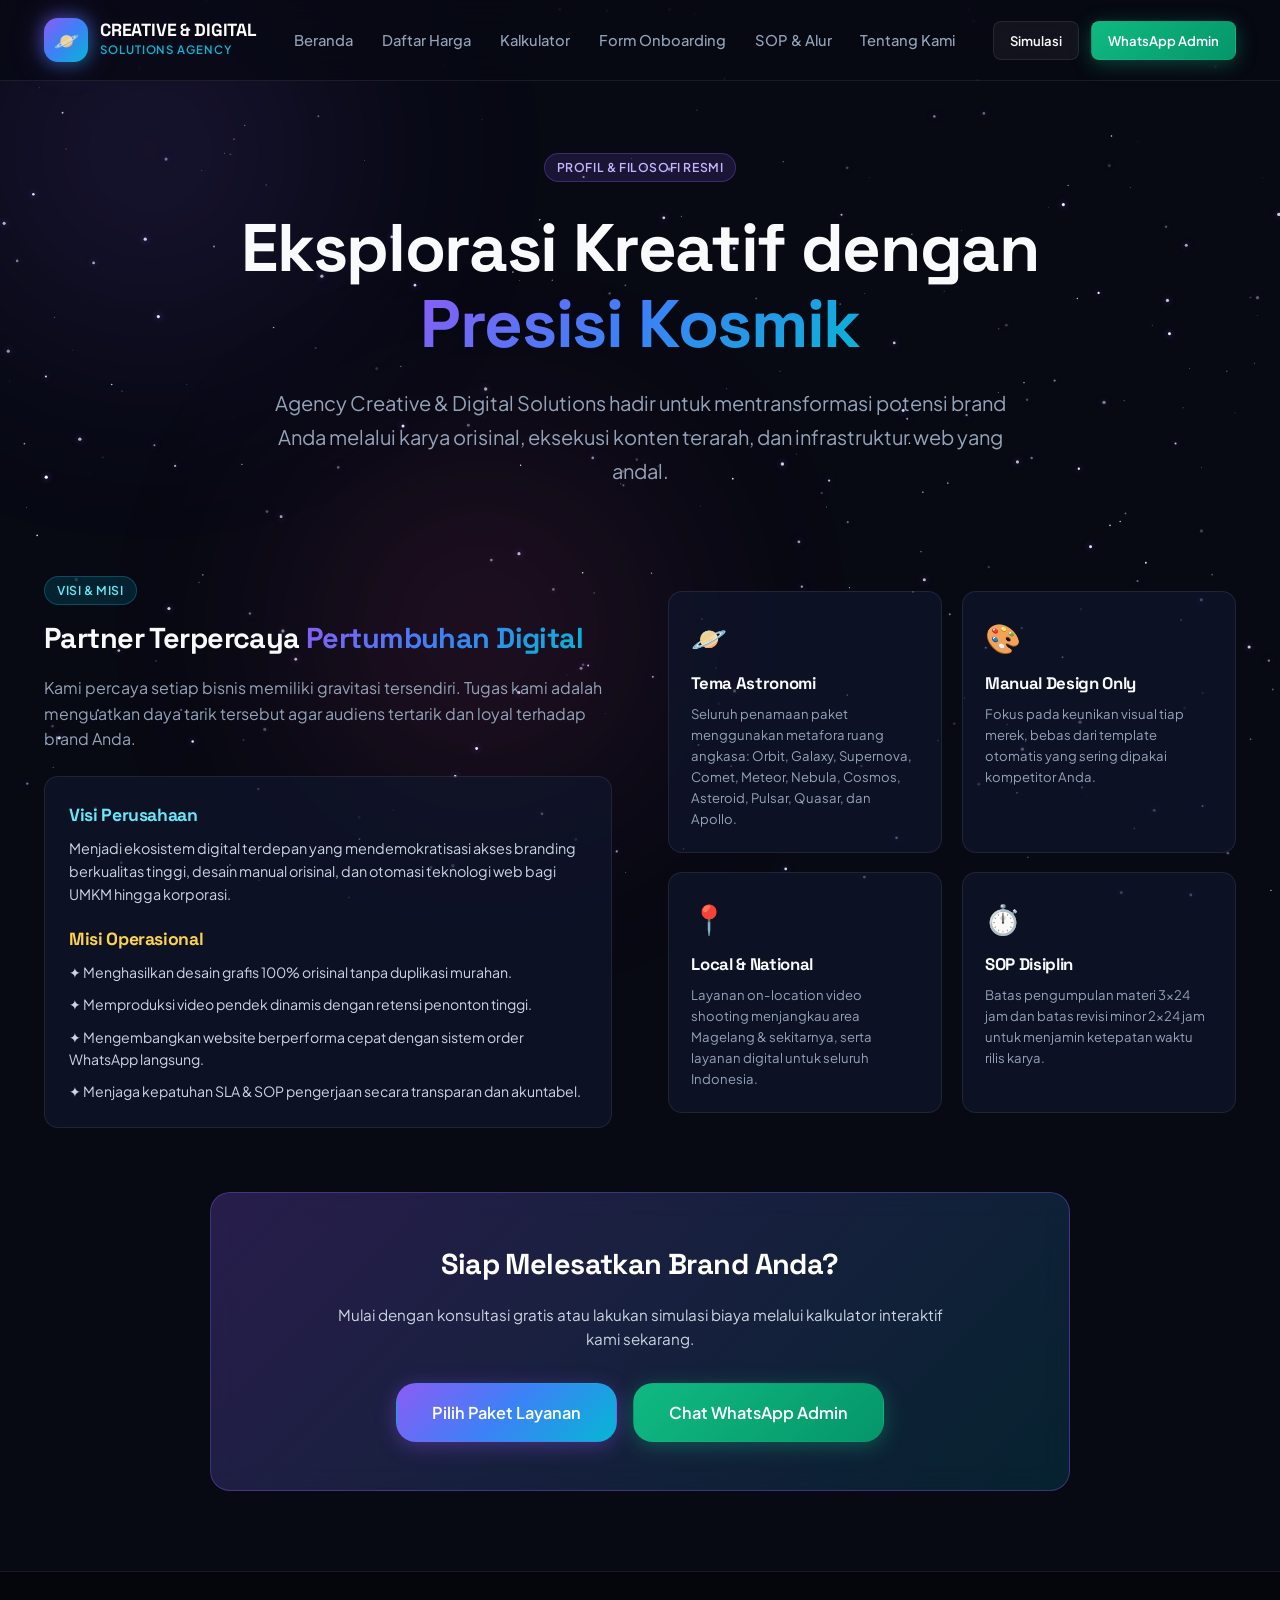
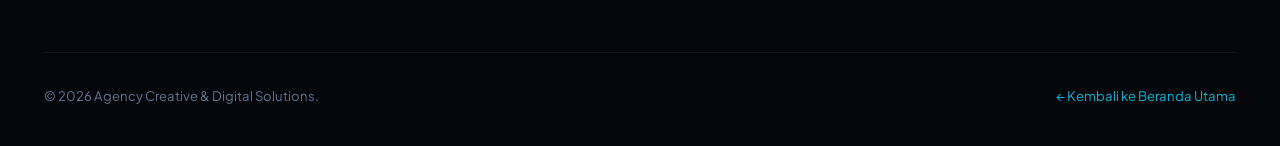
<file: about.html>
<!DOCTYPE html>
<html lang="id">
<head>
  <meta charset="UTF-8">
  <meta name="viewport" content="width=device-width, initial-scale=1.0">
  <title>Tentang Kami — Agency Creative & Digital Solutions</title>
  <meta name="description" content="Profil, visi, misi, dan nilai-nilai operasional Agency Creative & Digital Solutions bertema Astronomi.">
  <link rel="stylesheet" href="styles.css">
</head>
<body>

  <!-- Ambient Cosmic Canvas & Orbs -->
  <canvas id="starsCanvas"></canvas>
  <div class="cosmic-orb orb-1"></div>
  <div class="cosmic-orb orb-3"></div>

  <!-- Header -->
  <header class="site-header">
    <div class="container">
      <div class="nav-wrapper">
        <a href="index.html" class="logo-badge">
          <div class="logo-icon">🪐</div>
          <div class="logo-text">
            <span class="logo-title">CREATIVE & DIGITAL</span>
            <span class="logo-sub">SOLUTIONS AGENCY</span>
          </div>
        </a>

        <ul class="nav-links">
          <li><a href="index.html" class="nav-link">Beranda</a></li>
          <li><a href="pricelist.html" class="nav-link">Daftar Harga</a></li>
          <li><a href="index.html#kalkulator" class="nav-link">Kalkulator</a></li>
          <li><a href="index.html#onboarding" class="nav-link">Form Onboarding</a></li>
          <li><a href="index.html#sop" class="nav-link">SOP & Alur</a></li>
          <li><a href="about.html" class="nav-link active">Tentang Kami</a></li>
        </ul>

        <div class="nav-cta">
          <a href="index.html#kalkulator" class="btn btn-secondary btn-sm">Simulasi</a>
          <a href="https://wa.me/6285885171335?text=Halo%20Admin%2C%20saya%20ingin%20tanya%20profil%20agency." target="_blank" class="btn btn-whatsapp btn-sm">WhatsApp Admin</a>
        </div>

        <button class="mobile-toggle" aria-label="Menu">☰</button>
      </div>
    </div>
  </header>

  <!-- Hero Section -->
  <section class="hero-section" style="padding: 4.5rem 0 3rem;">
    <div class="container">
      <div class="hero-pill">
        <span class="badge badge-nebula">PROFIL & FILOSOFI RESMI</span>
      </div>
      <h1 class="hero-title">Eksplorasi Kreatif dengan <span class="text-gradient">Presisi Kosmik</span></h1>
      <p class="hero-lead">
        Agency Creative & Digital Solutions hadir untuk mentransformasi potensi brand Anda melalui karya orisinal, eksekusi konten terarah, dan infrastruktur web yang andal.
      </p>
    </div>
  </section>

  <main class="container" style="padding-bottom: 5rem;">

    <!-- About Content Grid -->
    <div class="about-grid" style="margin-bottom: 4rem;">
      <div class="about-text">
        <div class="section-tag">
          <span class="badge badge-cyan">VISI & MISI</span>
        </div>
        <h3 class="section-title">Partner Terpercaya <span class="text-gradient">Pertumbuhan Digital</span></h3>
        <p>
          Kami percaya setiap bisnis memiliki gravitasi tersendiri. Tugas kami adalah menguatkan daya tarik tersebut agar audiens tertarik dan loyal terhadap brand Anda.
        </p>
        <div style="background: var(--bg-card); border: 1px solid var(--border-glass); border-radius: var(--radius-md); padding: 1.5rem; margin-top: 1.5rem;">
          <h4 style="color: #67e8f9; margin-bottom: 0.5rem; font-size: 1.1rem;">Visi Perusahaan</h4>
          <p style="font-size: 0.9rem; margin-bottom: 1.2rem; color: #cbd5e1;">
            Menjadi ekosistem digital terdepan yang mendemokratisasi akses branding berkualitas tinggi, desain manual orisinal, dan otomasi teknologi web bagi UMKM hingga korporasi.
          </p>
          <h4 style="color: #fcd34d; margin-bottom: 0.5rem; font-size: 1.1rem;">Misi Operasional</h4>
          <ul style="list-style: none; display: flex; flex-direction: column; gap: 0.6rem; font-size: 0.88rem; color: #cbd5e1;">
            <li>✦ Menghasilkan desain grafis 100% orisinal tanpa duplikasi murahan.</li>
            <li>✦ Memproduksi video pendek dinamis dengan retensi penonton tinggi.</li>
            <li>✦ Mengembangkan website berperforma cepat dengan sistem order WhatsApp langsung.</li>
            <li>✦ Menjaga kepatuhan SLA & SOP pengerjaan secara transparan dan akuntabel.</li>
          </ul>
        </div>
      </div>

      <div class="value-cards-grid">
        <div class="value-card">
          <span class="value-icon">🪐</span>
          <h5>Tema Astronomi</h5>
          <p>Seluruh penamaan paket menggunakan metafora ruang angkasa: Orbit, Galaxy, Supernova, Comet, Meteor, Nebula, Cosmos, Asteroid, Pulsar, Quasar, dan Apollo.</p>
        </div>
        <div class="value-card">
          <span class="value-icon">🎨</span>
          <h5>Manual Design Only</h5>
          <p>Fokus pada keunikan visual tiap merek, bebas dari template otomatis yang sering dipakai kompetitor Anda.</p>
        </div>
        <div class="value-card">
          <span class="value-icon">📍</span>
          <h5>Local & National</h5>
          <p>Layanan on-location video shooting menjangkau area Magelang & sekitarnya, serta layanan digital untuk seluruh Indonesia.</p>
        </div>
        <div class="value-card">
          <span class="value-icon">⏱️</span>
          <h5>SOP Disiplin</h5>
          <p>Batas pengumpulan materi 3x24 jam dan batas revisi minor 2x24 jam untuk menjamin ketepatan waktu rilis karya.</p>
        </div>
      </div>
    </div>

    <!-- CTA Box -->
    <div style="background: linear-gradient(135deg, rgba(139, 92, 246, 0.25) 0%, rgba(6, 182, 212, 0.15) 100%); border: 1px solid var(--border-glow); border-radius: var(--radius-lg); padding: 3rem 2rem; text-align: center; max-width: 860px; margin: 0 auto; backdrop-filter: blur(16px);">
      <h3 style="font-size: 1.8rem; margin-bottom: 1rem; color: #fff;">Siap Melesatkan Brand Anda?</h3>
      <p style="color: #cbd5e1; max-width: 620px; margin: 0 auto 2rem; font-size: 0.95rem;">
        Mulai dengan konsultasi gratis atau lakukan simulasi biaya melalui kalkulator interaktif kami sekarang.
      </p>
      <div style="display: flex; gap: 1rem; justify-content: center; flex-wrap: wrap;">
        <a href="index.html#layanan" class="btn btn-primary btn-lg">Pilih Paket Layanan</a>
        <a href="https://wa.me/6285885171335?text=Halo%20Admin%2C%20saya%20ingin%20konsultasi%20layanan%20agency." target="_blank" class="btn btn-whatsapp btn-lg">Chat WhatsApp Admin</a>
      </div>
    </div>

  </main>

  <!-- Footer -->
  <footer class="site-footer">
    <div class="container">
      <div class="footer-bottom">
        <div>&copy; 2026 Agency Creative & Digital Solutions.</div>
        <div><a href="index.html" style="color: var(--secondary); text-decoration: none;">← Kembali ke Beranda Utama</a></div>
      </div>
    </div>
  </footer>

  <script src="scripts.js"></script>
</body>
</html>
</file>
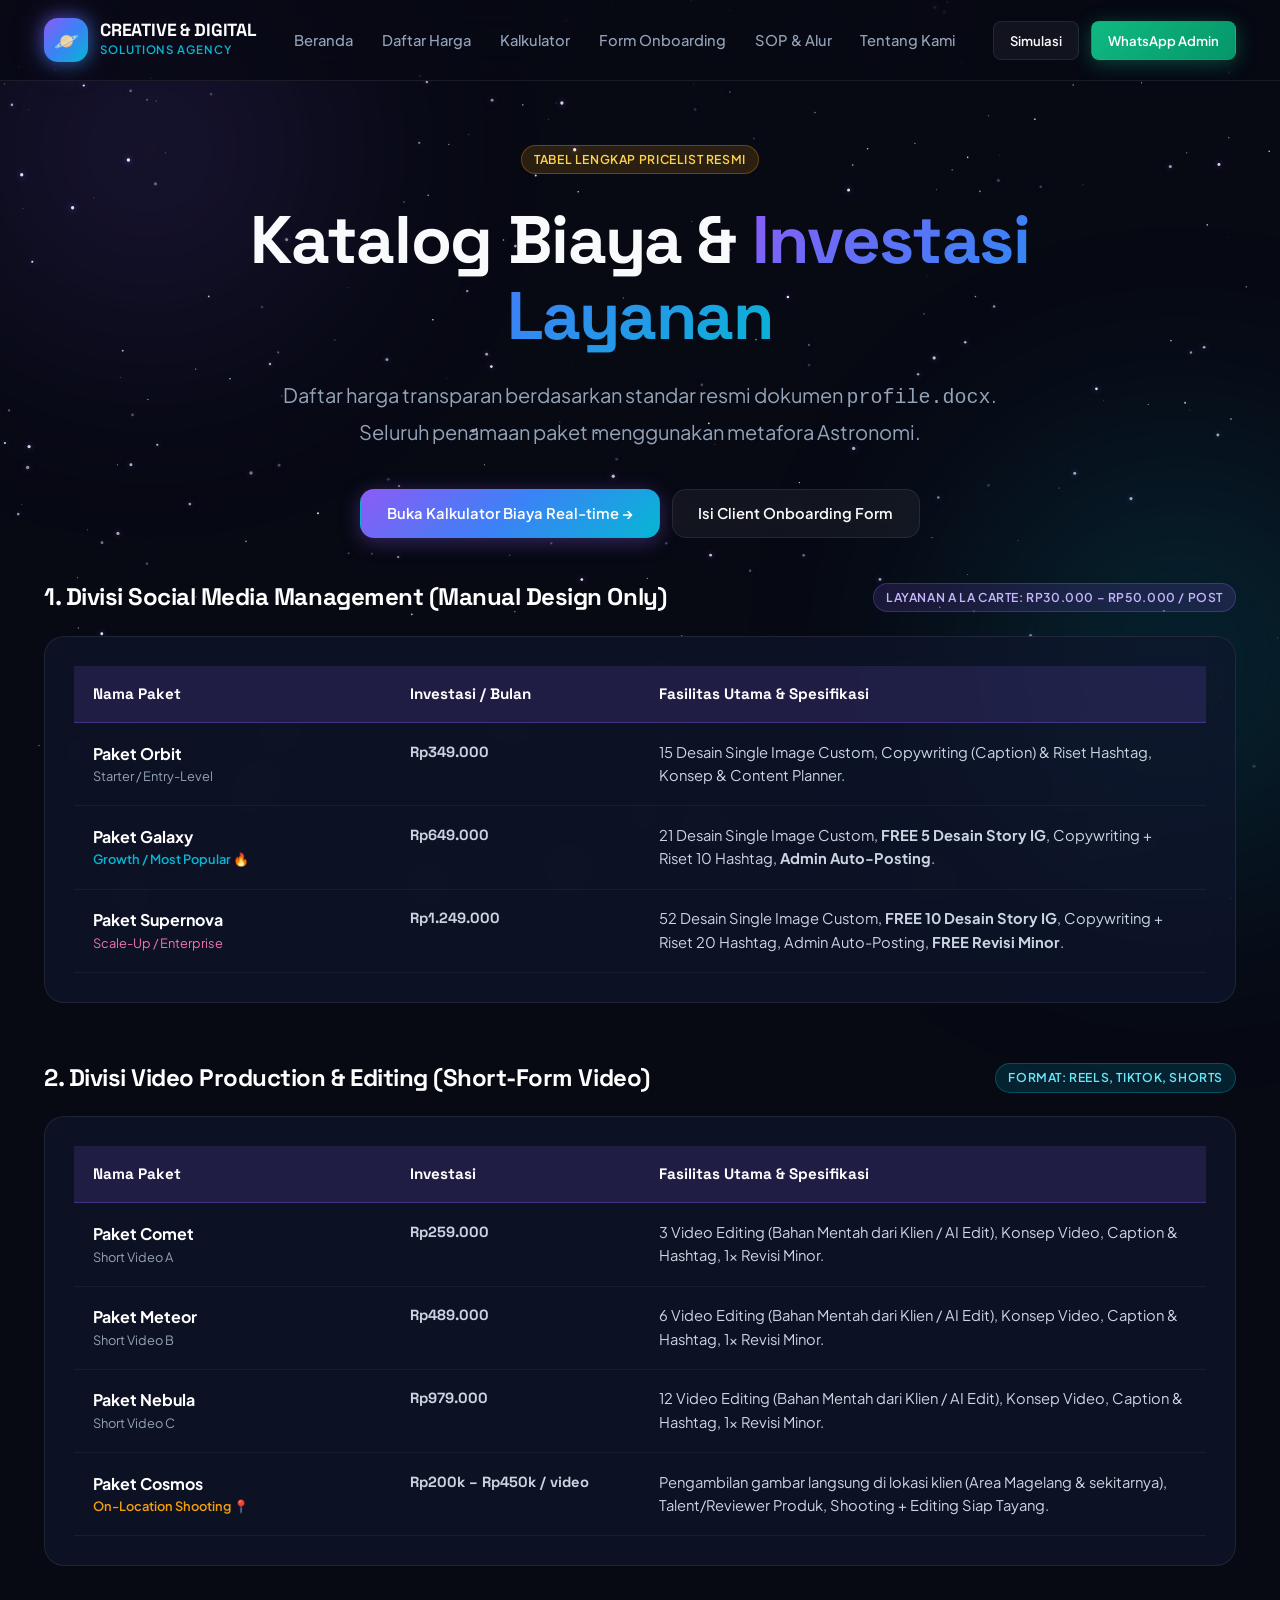
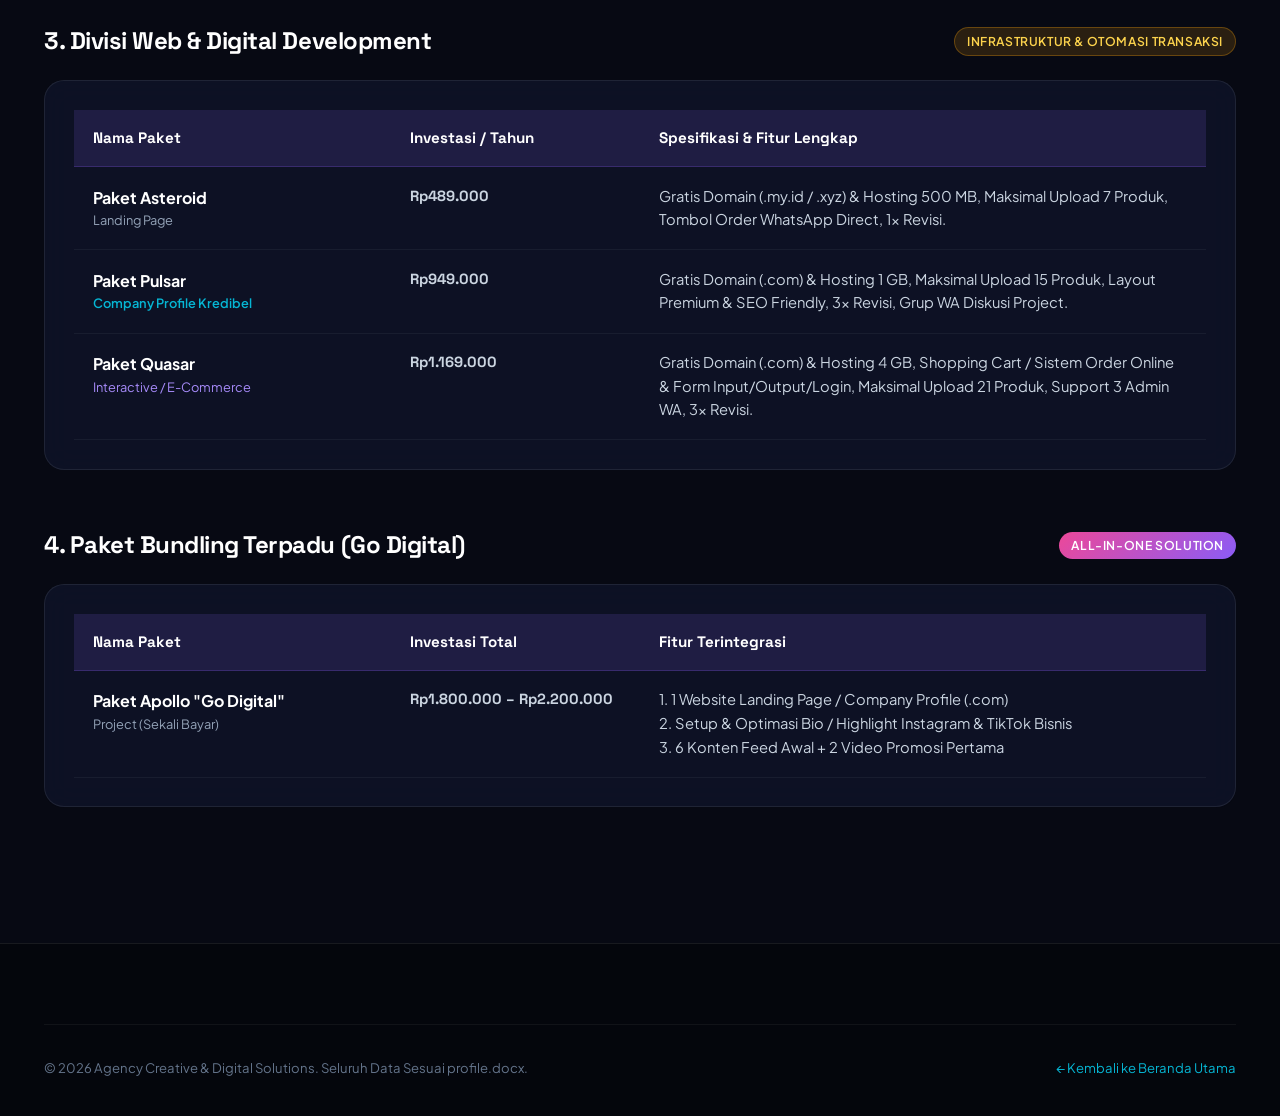
<file: pricelist.html>
<!DOCTYPE html>
<html lang="id">
<head>
  <meta charset="UTF-8">
  <meta name="viewport" content="width=device-width, initial-scale=1.0">
  <title>Daftar Harga & Paket Lengkap — Agency Creative & Digital Solutions</title>
  <meta name="description" content="Tabel harga resmi seluruh divisi: Social Media, Video Editing, Web Development, dan Bundling Apollo Go Digital.">
  <link rel="stylesheet" href="styles.css">
  <style>
    .table-container {
      background: var(--bg-card);
      border: 1px solid var(--border-glass);
      border-radius: var(--radius-lg);
      padding: 1.8rem;
      margin-bottom: 2.5rem;
      backdrop-filter: blur(14px);
      overflow-x: auto;
    }
    .custom-table {
      width: 100%;
      border-collapse: collapse;
      text-align: left;
    }
    .custom-table th {
      padding: 1rem 1.2rem;
      background: rgba(139, 92, 246, 0.15);
      color: #fff;
      font-family: var(--font-display);
      font-size: 0.95rem;
      border-bottom: 1px solid var(--border-glow);
    }
    .custom-table td {
      padding: 1.1rem 1.2rem;
      border-bottom: 1px solid rgba(255, 255, 255, 0.05);
      color: #cbd5e1;
      font-size: 0.92rem;
      vertical-align: top;
    }
    .custom-table tr:hover td {
      background: rgba(255, 255, 255, 0.02);
    }
    .pkg-title {
      font-weight: 700;
      color: #fff;
      font-size: 1rem;
    }
    .pkg-price {
      font-weight: 800;
      color: var(--accent-gold);
      font-family: var(--font-display);
      font-size: 1.15rem;
      white-space: nowrap;
    }
  </style>
</head>
<body>

  <!-- Ambient Background Canvas & Orbs -->
  <canvas id="starsCanvas"></canvas>
  <div class="cosmic-orb orb-1"></div>
  <div class="cosmic-orb orb-2"></div>

  <!-- Header -->
  <header class="site-header">
    <div class="container">
      <div class="nav-wrapper">
        <a href="index.html" class="logo-badge">
          <div class="logo-icon">🪐</div>
          <div class="logo-text">
            <span class="logo-title">CREATIVE & DIGITAL</span>
            <span class="logo-sub">SOLUTIONS AGENCY</span>
          </div>
        </a>

        <ul class="nav-links">
          <li><a href="index.html#layanan" class="nav-link">Beranda</a></li>
          <li><a href="pricelist.html" class="nav-link active">Daftar Harga</a></li>
          <li><a href="index.html#kalkulator" class="nav-link">Kalkulator</a></li>
          <li><a href="index.html#onboarding" class="nav-link">Form Onboarding</a></li>
          <li><a href="index.html#sop" class="nav-link">SOP & Alur</a></li>
          <li><a href="about.html" class="nav-link">Tentang Kami</a></li>
        </ul>

        <div class="nav-cta">
          <a href="index.html#kalkulator" class="btn btn-secondary btn-sm">Simulasi</a>
          <a href="https://wa.me/6285885171335?text=Halo%20Admin%2C%20saya%20ingin%20konsultasi%20pricelist." target="_blank" class="btn btn-whatsapp btn-sm">WhatsApp Admin</a>
        </div>

        <button class="mobile-toggle" aria-label="Menu">☰</button>
      </div>
    </div>
  </header>

  <!-- Page Header -->
  <section class="hero-section" style="padding: 4rem 0 2.5rem;">
    <div class="container">
      <div class="hero-pill">
        <span class="badge badge-gold">TABEL LENGKAP PRICELIST RESMI</span>
      </div>
      <h1 class="hero-title">Katalog Biaya & <span class="text-gradient">Investasi Layanan</span></h1>
      <p class="hero-lead">
        Daftar harga transparan berdasarkan standar resmi dokumen <code>profile.docx</code>. Seluruh penamaan paket menggunakan metafora Astronomi.
      </p>
      <div style="display: flex; gap: 12px; justify-content: center; flex-wrap: wrap;">
        <a href="index.html#kalkulator" class="btn btn-primary">Buka Kalkulator Biaya Real-time →</a>
        <a href="index.html#onboarding" class="btn btn-secondary">Isi Client Onboarding Form</a>
      </div>
    </div>
  </section>

  <main class="container" style="padding-bottom: 5rem;">

    <!-- 1. Table Social Media -->
    <div style="margin-bottom: 3.5rem;">
      <div style="display: flex; align-items: center; justify-content: space-between; margin-bottom: 1.2rem; flex-wrap: wrap; gap: 10px;">
        <h3 style="font-size: 1.5rem; color: #fff;">1. Divisi Social Media Management (Manual Design Only)</h3>
        <span class="badge badge-nebula">Layanan A La Carte: Rp30.000 – Rp50.000 / post</span>
      </div>
      <div class="table-container">
        <table class="custom-table">
          <thead>
            <tr>
              <th style="width: 28%;">Nama Paket</th>
              <th style="width: 22%;">Investasi / Bulan</th>
              <th>Fasilitas Utama & Spesifikasi</th>
            </tr>
          </thead>
          <tbody>
            <tr>
              <td>
                <div class="pkg-title">Paket Orbit</div>
                <div style="font-size: 0.8rem; color: var(--text-muted);">Starter / Entry-Level</div>
              </td>
              <td class="pkg-price">Rp349.000</td>
              <td>15 Desain Single Image Custom, Copywriting (Caption) & Riset Hashtag, Konsep & Content Planner.</td>
            </tr>
            <tr>
              <td>
                <div class="pkg-title">Paket Galaxy</div>
                <div style="font-size: 0.8rem; color: var(--secondary); font-weight: 600;">Growth / Most Popular 🔥</div>
              </td>
              <td class="pkg-price">Rp649.000</td>
              <td>21 Desain Single Image Custom, <strong>FREE 5 Desain Story IG</strong>, Copywriting + Riset 10 Hashtag, <strong>Admin Auto-Posting</strong>.</td>
            </tr>
            <tr>
              <td>
                <div class="pkg-title">Paket Supernova</div>
                <div style="font-size: 0.8rem; color: #f472b6;">Scale-Up / Enterprise</div>
              </td>
              <td class="pkg-price">Rp1.249.000</td>
              <td>52 Desain Single Image Custom, <strong>FREE 10 Desain Story IG</strong>, Copywriting + Riset 20 Hashtag, Admin Auto-Posting, <strong>FREE Revisi Minor</strong>.</td>
            </tr>
          </tbody>
        </table>
      </div>
    </div>

    <!-- 2. Table Video Production -->
    <div style="margin-bottom: 3.5rem;">
      <div style="display: flex; align-items: center; justify-content: space-between; margin-bottom: 1.2rem; flex-wrap: wrap; gap: 10px;">
        <h3 style="font-size: 1.5rem; color: #fff;">2. Divisi Video Production & Editing (Short-Form Video)</h3>
        <span class="badge badge-cyan">Format: Reels, TikTok, Shorts</span>
      </div>
      <div class="table-container">
        <table class="custom-table">
          <thead>
            <tr>
              <th style="width: 28%;">Nama Paket</th>
              <th style="width: 22%;">Investasi</th>
              <th>Fasilitas Utama & Spesifikasi</th>
            </tr>
          </thead>
          <tbody>
            <tr>
              <td>
                <div class="pkg-title">Paket Comet</div>
                <div style="font-size: 0.8rem; color: var(--text-muted);">Short Video A</div>
              </td>
              <td class="pkg-price">Rp259.000</td>
              <td>3 Video Editing (Bahan Mentah dari Klien / AI Edit), Konsep Video, Caption & Hashtag, 1x Revisi Minor.</td>
            </tr>
            <tr>
              <td>
                <div class="pkg-title">Paket Meteor</div>
                <div style="font-size: 0.8rem; color: var(--text-muted);">Short Video B</div>
              </td>
              <td class="pkg-price">Rp489.000</td>
              <td>6 Video Editing (Bahan Mentah dari Klien / AI Edit), Konsep Video, Caption & Hashtag, 1x Revisi Minor.</td>
            </tr>
            <tr>
              <td>
                <div class="pkg-title">Paket Nebula</div>
                <div style="font-size: 0.8rem; color: var(--text-muted);">Short Video C</div>
              </td>
              <td class="pkg-price">Rp979.000</td>
              <td>12 Video Editing (Bahan Mentah dari Klien / AI Edit), Konsep Video, Caption & Hashtag, 1x Revisi Minor.</td>
            </tr>
            <tr>
              <td>
                <div class="pkg-title">Paket Cosmos</div>
                <div style="font-size: 0.8rem; color: var(--accent-gold); font-weight: 600;">On-Location Shooting 📍</div>
              </td>
              <td class="pkg-price">Rp200k – Rp450k / video</td>
              <td>Pengambilan gambar langsung di lokasi klien (Area Magelang & sekitarnya), Talent/Reviewer Produk, Shooting + Editing Siap Tayang.</td>
            </tr>
          </tbody>
        </table>
      </div>
    </div>

    <!-- 3. Table Web Development -->
    <div style="margin-bottom: 3.5rem;">
      <div style="display: flex; align-items: center; justify-content: space-between; margin-bottom: 1.2rem; flex-wrap: wrap; gap: 10px;">
        <h3 style="font-size: 1.5rem; color: #fff;">3. Divisi Web & Digital Development</h3>
        <span class="badge badge-gold">Infrastruktur & Otomasi Transaksi</span>
      </div>
      <div class="table-container">
        <table class="custom-table">
          <thead>
            <tr>
              <th style="width: 28%;">Nama Paket</th>
              <th style="width: 22%;">Investasi / Tahun</th>
              <th>Spesifikasi & Fitur Lengkap</th>
            </tr>
          </thead>
          <tbody>
            <tr>
              <td>
                <div class="pkg-title">Paket Asteroid</div>
                <div style="font-size: 0.8rem; color: var(--text-muted);">Landing Page</div>
              </td>
              <td class="pkg-price">Rp489.000</td>
              <td>Gratis Domain (.my.id / .xyz) & Hosting 500 MB, Maksimal Upload 7 Produk, Tombol Order WhatsApp Direct, 1x Revisi.</td>
            </tr>
            <tr>
              <td>
                <div class="pkg-title">Paket Pulsar</div>
                <div style="font-size: 0.8rem; color: var(--secondary); font-weight: 600;">Company Profile Kredibel</div>
              </td>
              <td class="pkg-price">Rp949.000</td>
              <td>Gratis Domain (.com) & Hosting 1 GB, Maksimal Upload 15 Produk, Layout Premium & SEO Friendly, 3x Revisi, Grup WA Diskusi Project.</td>
            </tr>
            <tr>
              <td>
                <div class="pkg-title">Paket Quasar</div>
                <div style="font-size: 0.8rem; color: #a78bfa;">Interactive / E-Commerce</div>
              </td>
              <td class="pkg-price">Rp1.169.000</td>
              <td>Gratis Domain (.com) & Hosting 4 GB, Shopping Cart / Sistem Order Online & Form Input/Output/Login, Maksimal Upload 21 Produk, Support 3 Admin WA, 3x Revisi.</td>
            </tr>
          </tbody>
        </table>
      </div>
    </div>

    <!-- 4. Table Bundling -->
    <div style="margin-bottom: 3.5rem;">
      <div style="display: flex; align-items: center; justify-content: space-between; margin-bottom: 1.2rem; flex-wrap: wrap; gap: 10px;">
        <h3 style="font-size: 1.5rem; color: #fff;">4. Paket Bundling Terpadu (Go Digital)</h3>
        <span class="badge badge-hot">ALL-IN-ONE SOLUTION</span>
      </div>
      <div class="table-container">
        <table class="custom-table">
          <thead>
            <tr>
              <th style="width: 28%;">Nama Paket</th>
              <th style="width: 22%;">Investasi Total</th>
              <th>Fitur Terintegrasi</th>
            </tr>
          </thead>
          <tbody>
            <tr>
              <td>
                <div class="pkg-title">Paket Apollo "Go Digital"</div>
                <div style="font-size: 0.8rem; color: var(--text-muted);">Project (Sekali Bayar)</div>
              </td>
              <td class="pkg-price">Rp1.800.000 – Rp2.200.000</td>
              <td>
                1. 1 Website Landing Page / Company Profile (.com)<br>
                2. Setup & Optimasi Bio / Highlight Instagram & TikTok Bisnis<br>
                3. 6 Konten Feed Awal + 2 Video Promosi Pertama
              </td>
            </tr>
          </tbody>
        </table>
      </div>
    </div>

  </main>

  <!-- Site Footer -->
  <footer class="site-footer">
    <div class="container">
      <div class="footer-bottom">
        <div>&copy; 2026 Agency Creative & Digital Solutions. Seluruh Data Sesuai profile.docx.</div>
        <div><a href="index.html" style="color: var(--secondary); text-decoration: none;">← Kembali ke Beranda Utama</a></div>
      </div>
    </div>
  </footer>

  <script src="scripts.js"></script>
</body>
</html>
</file>
<file: styles.css>
/* ==========================================================================
   AGENCY CREATIVE & DIGITAL SOLUTIONS - DESIGN SYSTEM
   Theme: Deep Space / Astronomical Precision
   ========================================================================== */

@import url('https://fonts.googleapis.com/css2?family=Plus+Jakarta+Sans:wght@300;400;500;600;700;800&family=Space+Grotesk:wght@500;600;700&display=swap');

:root {
  /* Color Palette */
  --bg-dark: #070913;
  --bg-card: rgba(17, 22, 45, 0.7);
  --bg-card-hover: rgba(26, 33, 67, 0.85);
  --bg-glass: rgba(14, 18, 38, 0.65);
  --border-glass: rgba(255, 255, 255, 0.08);
  --border-glow: rgba(139, 92, 246, 0.35);

  /* Cosmic Accent Gradients */
  --primary: #8b5cf6;
  --primary-glow: rgba(139, 92, 246, 0.5);
  --secondary: #06b6d4;
  --secondary-glow: rgba(6, 182, 212, 0.4);
  --accent-gold: #f59e0b;
  --accent-pink: #ec4899;

  --grad-nebula: linear-gradient(135deg, #8b5cf6 0%, #3b82f6 50%, #06b6d4 100%);
  --grad-cosmic: linear-gradient(135deg, #a855f7 0%, #ec4899 100%);
  --grad-gold: linear-gradient(135deg, #f59e0b 0%, #fbbf24 100%);
  --grad-card: linear-gradient(180deg, rgba(25, 32, 65, 0.6) 0%, rgba(13, 17, 36, 0.8) 100%);
  
  /* Text */
  --text-main: #f8fafc;
  --text-muted: #94a3b8;
  --text-dim: #64748b;

  /* Elevation & Shadows */
  --shadow-sm: 0 4px 12px rgba(0, 0, 0, 0.3);
  --shadow-glow: 0 0 35px rgba(139, 92, 246, 0.25);
  --shadow-cyan: 0 0 30px rgba(6, 182, 212, 0.2);

  /* Fonts */
  --font-main: 'Plus Jakarta Sans', system-ui, -apple-system, sans-serif;
  --font-display: 'Space Grotesk', system-ui, sans-serif;
  
  --radius-sm: 8px;
  --radius-md: 14px;
  --radius-lg: 20px;
  --radius-full: 9999px;
  --transition: all 0.25s cubic-bezier(0.16, 1, 0.3, 1);
}

/* Base Reset */
*, *::before, *::after {
  box-sizing: border-box;
  margin: 0;
  padding: 0;
}

html {
  scroll-behavior: smooth;
  scroll-padding-top: 90px;
}

body {
  font-family: var(--font-main);
  background-color: var(--bg-dark);
  color: var(--text-main);
  line-height: 1.6;
  overflow-x: hidden;
  position: relative;
  min-height: 100vh;
}

/* Background Canvas & Ambient Orbs */
#starsCanvas {
  position: fixed;
  top: 0;
  left: 0;
  width: 100vw;
  height: 100vh;
  z-index: 0;
  pointer-events: none;
}

.cosmic-orb {
  position: fixed;
  border-radius: 50%;
  filter: blur(120px);
  z-index: 0;
  pointer-events: none;
  opacity: 0.25;
  animation: floatOrb 18s ease-in-out infinite alternate;
}

.orb-1 {
  width: 500px;
  height: 500px;
  background: radial-gradient(circle, #8b5cf6, transparent 70%);
  top: -100px;
  left: -100px;
}

.orb-2 {
  width: 600px;
  height: 600px;
  background: radial-gradient(circle, #06b6d4, transparent 70%);
  top: 40%;
  right: -200px;
  animation-duration: 22s;
  animation-delay: -5s;
}

.orb-3 {
  width: 450px;
  height: 450px;
  background: radial-gradient(circle, #ec4899, transparent 70%);
  bottom: 5%;
  left: 20%;
  animation-duration: 16s;
  animation-delay: -8s;
}

@keyframes floatOrb {
  0% { transform: translate(0, 0) scale(1); }
  50% { transform: translate(60px, 40px) scale(1.1); }
  100% { transform: translate(-40px, 80px) scale(0.95); }
}

/* Typography Helpers */
h1, h2, h3, h4, h5 {
  font-family: var(--font-display);
  color: var(--text-main);
  font-weight: 700;
  letter-spacing: -0.02em;
}

.text-gradient {
  background: var(--grad-nebula);
  -webkit-background-clip: text;
  -webkit-text-fill-color: transparent;
}

.text-gradient-gold {
  background: var(--grad-gold);
  -webkit-background-clip: text;
  -webkit-text-fill-color: transparent;
}

.container {
  width: 100%;
  max-width: 1240px;
  margin: 0 auto;
  padding: 0 1.5rem;
  position: relative;
  z-index: 1;
}

/* ==========================================================================
   NAVIGATION
   ========================================================================== */
.site-header {
  position: sticky;
  top: 0;
  width: 100%;
  z-index: 100;
  backdrop-filter: blur(18px);
  -webkit-backdrop-filter: blur(18px);
  background: rgba(7, 9, 19, 0.75);
  border-bottom: 1px solid var(--border-glass);
  transition: var(--transition);
}

.site-header.scrolled {
  background: rgba(7, 9, 19, 0.92);
  border-bottom-color: rgba(139, 92, 246, 0.2);
  box-shadow: 0 10px 30px rgba(0, 0, 0, 0.5);
}

.nav-wrapper {
  display: flex;
  align-items: center;
  justify-content: space-between;
  height: 80px;
}

.logo-badge {
  display: flex;
  align-items: center;
  gap: 12px;
  text-decoration: none;
}

.logo-icon {
  width: 44px;
  height: 44px;
  border-radius: var(--radius-md);
  background: var(--grad-nebula);
  display: flex;
  align-items: center;
  justify-content: center;
  color: white;
  font-weight: 800;
  font-size: 1.25rem;
  box-shadow: var(--shadow-glow);
  position: relative;
}

.logo-icon::after {
  content: '';
  position: absolute;
  inset: -2px;
  border-radius: calc(var(--radius-md) + 2px);
  background: var(--grad-nebula);
  z-index: -1;
  opacity: 0.5;
  filter: blur(8px);
}

.logo-text {
  display: flex;
  flex-direction: column;
}

.logo-title {
  font-family: var(--font-display);
  font-weight: 700;
  font-size: 1.1rem;
  color: #fff;
  letter-spacing: -0.01em;
  line-height: 1.2;
}

.logo-sub {
  font-size: 0.72rem;
  color: var(--secondary);
  font-weight: 600;
  letter-spacing: 0.08em;
  text-transform: uppercase;
}

.nav-links {
  display: flex;
  align-items: center;
  gap: 1.8rem;
  list-style: none;
}

.nav-link {
  color: var(--text-muted);
  text-decoration: none;
  font-size: 0.92rem;
  font-weight: 500;
  transition: var(--transition);
  position: relative;
  padding: 6px 0;
}

.nav-link:hover,
.nav-link.active {
  color: #fff;
}

.nav-link.active::after {
  content: '';
  position: absolute;
  bottom: 0;
  left: 0;
  width: 100%;
  height: 2px;
  background: var(--grad-nebula);
  border-radius: var(--radius-full);
}

.nav-cta {
  display: flex;
  align-items: center;
  gap: 12px;
}

.mobile-toggle {
  display: none;
  background: transparent;
  border: 1px solid var(--border-glass);
  color: var(--text-main);
  padding: 8px 12px;
  border-radius: var(--radius-sm);
  cursor: pointer;
  font-size: 1.2rem;
}

/* ==========================================================================
   BUTTONS & BADGES
   ========================================================================== */
.btn {
  display: inline-flex;
  align-items: center;
  justify-content: center;
  gap: 8px;
  padding: 0.75rem 1.6rem;
  font-size: 0.92rem;
  font-weight: 600;
  border-radius: var(--radius-md);
  text-decoration: none;
  cursor: pointer;
  border: 1px solid transparent;
  transition: var(--transition);
  font-family: var(--font-main);
  position: relative;
  white-space: nowrap;
}

.btn-primary {
  background: var(--grad-nebula);
  color: #fff;
  box-shadow: 0 4px 20px rgba(139, 92, 246, 0.35);
}

.btn-primary:hover {
  transform: translateY(-2px);
  box-shadow: 0 6px 28px rgba(139, 92, 246, 0.55);
  color: #fff;
}

.btn-secondary {
  background: rgba(255, 255, 255, 0.05);
  border-color: var(--border-glass);
  color: var(--text-main);
  backdrop-filter: blur(10px);
}

.btn-secondary:hover {
  background: rgba(255, 255, 255, 0.1);
  border-color: rgba(255, 255, 255, 0.2);
  transform: translateY(-2px);
}

.btn-whatsapp {
  background: linear-gradient(135deg, #10b981 0%, #059669 100%);
  color: white;
  box-shadow: 0 4px 20px rgba(16, 185, 129, 0.35);
}

.btn-whatsapp:hover {
  box-shadow: 0 6px 28px rgba(16, 185, 129, 0.5);
  transform: translateY(-2px);
}

.btn-sm {
  padding: 0.5rem 1rem;
  font-size: 0.82rem;
  border-radius: var(--radius-sm);
}

.btn-lg {
  padding: 0.95rem 2.2rem;
  font-size: 1.02rem;
  border-radius: var(--radius-lg);
}

.badge {
  display: inline-flex;
  align-items: center;
  gap: 6px;
  padding: 4px 12px;
  border-radius: var(--radius-full);
  font-size: 0.76rem;
  font-weight: 600;
  text-transform: uppercase;
  letter-spacing: 0.05em;
}

.badge-nebula {
  background: rgba(139, 92, 246, 0.15);
  border: 1px solid rgba(139, 92, 246, 0.3);
  color: #c4b5fd;
}

.badge-cyan {
  background: rgba(6, 182, 212, 0.15);
  border: 1px solid rgba(6, 182, 212, 0.3);
  color: #67e8f9;
}

.badge-gold {
  background: rgba(245, 158, 11, 0.15);
  border: 1px solid rgba(245, 158, 11, 0.3);
  color: #fcd34d;
}

.badge-hot {
  background: linear-gradient(135deg, #ec4899, #8b5cf6);
  color: white;
}

/* ==========================================================================
   HERO SECTION
   ========================================================================== */
.hero-section {
  padding: 5rem 0 4.5rem;
  position: relative;
  text-align: center;
}

.hero-pill {
  margin-bottom: 1.8rem;
}

.hero-title {
  font-size: clamp(2.4rem, 5.5vw, 4.2rem);
  line-height: 1.12;
  margin-bottom: 1.5rem;
  max-width: 950px;
  margin-inline: auto;
}

.hero-lead {
  font-size: clamp(1.05rem, 2vw, 1.25rem);
  color: var(--text-muted);
  max-width: 780px;
  margin: 0 auto 2.5rem;
  line-height: 1.7;
}

.hero-actions {
  display: flex;
  align-items: center;
  justify-content: center;
  gap: 1rem;
  flex-wrap: wrap;
  margin-bottom: 4rem;
}

/* Hero Stats Bar */
.hero-stats-grid {
  display: grid;
  grid-template-columns: repeat(4, 1fr);
  gap: 1.2rem;
  max-width: 1080px;
  margin: 0 auto;
}

.stat-card {
  background: var(--bg-card);
  border: 1px solid var(--border-glass);
  padding: 1.5rem 1rem;
  border-radius: var(--radius-lg);
  backdrop-filter: blur(12px);
  text-align: center;
  transition: var(--transition);
}

.stat-card:hover {
  transform: translateY(-4px);
  border-color: var(--border-glow);
  box-shadow: var(--shadow-glow);
}

.stat-number {
  font-family: var(--font-display);
  font-size: 1.85rem;
  font-weight: 700;
  margin-bottom: 0.25rem;
}

.stat-label {
  font-size: 0.82rem;
  color: var(--text-muted);
}

/* ==========================================================================
   SECTION COMMON
   ========================================================================== */
.section {
  padding: 6rem 0;
  position: relative;
}

.section-header {
  text-align: center;
  max-width: 760px;
  margin: 0 auto 3.5rem;
}

.section-tag {
  margin-bottom: 1rem;
}

.section-title {
  font-size: clamp(2rem, 3.5vw, 2.75rem);
  margin-bottom: 1rem;
  line-height: 1.2;
}

.section-desc {
  font-size: 1.05rem;
  color: var(--text-muted);
}

/* ==========================================================================
   SERVICES & PRICING TABS (FROM PROFILE.DOCX)
   ========================================================================== */
.service-filter-tabs {
  display: flex;
  align-items: center;
  justify-content: center;
  gap: 0.5rem;
  flex-wrap: wrap;
  margin-bottom: 3rem;
  background: rgba(15, 20, 42, 0.7);
  padding: 8px;
  border-radius: var(--radius-full);
  border: 1px solid var(--border-glass);
  max-width: 860px;
  margin-inline: auto;
}

.filter-btn {
  background: transparent;
  border: none;
  color: var(--text-muted);
  padding: 0.65rem 1.4rem;
  font-size: 0.9rem;
  font-weight: 600;
  border-radius: var(--radius-full);
  cursor: pointer;
  transition: var(--transition);
  font-family: var(--font-main);
  display: inline-flex;
  align-items: center;
  gap: 6px;
}

.filter-btn:hover {
  color: #fff;
  background: rgba(255, 255, 255, 0.05);
}

.filter-btn.active {
  background: var(--grad-nebula);
  color: #fff;
  box-shadow: 0 4px 16px rgba(139, 92, 246, 0.4);
}

/* Pricing Grid Cards */
.pricing-grid {
  display: grid;
  grid-template-columns: repeat(auto-fit, minmax(320px, 1fr));
  gap: 1.8rem;
  align-items: stretch;
}

.pricing-card {
  background: var(--grad-card);
  border: 1px solid var(--border-glass);
  border-radius: var(--radius-lg);
  padding: 2.2rem 2rem;
  display: flex;
  flex-direction: column;
  position: relative;
  transition: var(--transition);
  backdrop-filter: blur(14px);
  overflow: hidden;
}

.pricing-card::before {
  content: '';
  position: absolute;
  top: 0;
  left: 0;
  right: 0;
  height: 3px;
  background: transparent;
  transition: var(--transition);
}

.pricing-card:hover {
  transform: translateY(-6px);
  border-color: rgba(139, 92, 246, 0.4);
  box-shadow: 0 16px 36px rgba(0, 0, 0, 0.4), var(--shadow-glow);
}

.pricing-card.featured {
  border-color: rgba(139, 92, 246, 0.6);
  background: linear-gradient(180deg, rgba(35, 32, 75, 0.8) 0%, rgba(14, 18, 42, 0.9) 100%);
  box-shadow: 0 10px 30px rgba(139, 92, 246, 0.25);
}

.pricing-card.featured::before {
  background: var(--grad-nebula);
}

.ribbon-tag {
  position: absolute;
  top: 18px;
  right: 18px;
}

.card-top {
  margin-bottom: 1.5rem;
}

.card-category {
  font-size: 0.78rem;
  font-weight: 700;
  text-transform: uppercase;
  color: var(--secondary);
  letter-spacing: 0.08em;
  margin-bottom: 0.4rem;
}

.card-name {
  font-size: 1.55rem;
  margin-bottom: 0.4rem;
}

.card-subtitle {
  font-size: 0.85rem;
  color: var(--text-muted);
}

.card-price-box {
  background: rgba(255, 255, 255, 0.03);
  border-radius: var(--radius-md);
  padding: 1.2rem;
  margin-bottom: 1.8rem;
  border: 1px solid rgba(255, 255, 255, 0.04);
}

.price-main {
  display: flex;
  align-items: baseline;
  gap: 6px;
}

.price-amount {
  font-family: var(--font-display);
  font-size: 2.1rem;
  font-weight: 800;
  color: #fff;
}

.price-period {
  font-size: 0.85rem;
  color: var(--text-muted);
}

.price-note {
  font-size: 0.76rem;
  color: var(--secondary);
  margin-top: 4px;
}

.features-list {
  list-style: none;
  margin-bottom: 2rem;
  flex-grow: 1;
  display: flex;
  flex-direction: column;
  gap: 0.85rem;
}

.feature-item {
  display: flex;
  align-items: flex-start;
  gap: 10px;
  font-size: 0.92rem;
  color: #e2e8f0;
  line-height: 1.45;
}

.feature-icon {
  color: var(--secondary);
  font-size: 1.1rem;
  flex-shrink: 0;
  margin-top: 1px;
}

.card-footer {
  margin-top: auto;
  display: flex;
  flex-direction: column;
  gap: 0.75rem;
}

/* ==========================================================================
   INTERACTIVE COST CALCULATOR (DYNAMIC SIMULATOR)
   ========================================================================== */
.calculator-box {
  background: var(--bg-card);
  border: 1px solid var(--border-glow);
  border-radius: var(--radius-lg);
  padding: 2.5rem;
  backdrop-filter: blur(16px);
  box-shadow: 0 20px 50px rgba(0, 0, 0, 0.4);
}

.calc-grid {
  display: grid;
  grid-template-columns: 1.3fr 0.9fr;
  gap: 2.5rem;
}

.calc-options-col h4 {
  font-size: 1.2rem;
  margin-bottom: 1.2rem;
  color: #fff;
  display: flex;
  align-items: center;
  gap: 8px;
}

.calc-group {
  margin-bottom: 1.8rem;
  background: rgba(255, 255, 255, 0.02);
  border: 1px solid var(--border-glass);
  padding: 1.2rem;
  border-radius: var(--radius-md);
}

.calc-group-label {
  font-size: 0.88rem;
  font-weight: 700;
  color: var(--secondary);
  text-transform: uppercase;
  letter-spacing: 0.06em;
  margin-bottom: 0.75rem;
  display: block;
}

.custom-select {
  width: 100%;
  padding: 0.85rem 1.1rem;
  background: #0f142b;
  border: 1px solid var(--border-glass);
  border-radius: var(--radius-sm);
  color: #fff;
  font-family: var(--font-main);
  font-size: 0.92rem;
  cursor: pointer;
  outline: none;
  transition: var(--transition);
}

.custom-select:focus {
  border-color: var(--primary);
  box-shadow: 0 0 0 2px var(--primary-glow);
}

.custom-select option {
  background: #0b0f22;
  color: #fff;
}

.addon-checkboxes {
  display: flex;
  flex-direction: column;
  gap: 0.6rem;
  margin-top: 0.8rem;
}

.addon-label {
  display: flex;
  align-items: center;
  gap: 10px;
  font-size: 0.88rem;
  cursor: pointer;
  color: #cbd5e1;
}

.addon-label input[type="checkbox"] {
  accent-color: var(--primary);
  width: 17px;
  height: 17px;
}

/* Calculator Summary Panel */
.calc-summary-panel {
  background: linear-gradient(180deg, rgba(23, 28, 62, 0.8) 0%, rgba(13, 17, 39, 0.95) 100%);
  border: 1px solid rgba(139, 92, 246, 0.4);
  border-radius: var(--radius-md);
  padding: 2rem;
  display: flex;
  flex-direction: column;
  box-shadow: var(--shadow-glow);
}

.summary-title {
  font-size: 1.25rem;
  margin-bottom: 1.2rem;
  padding-bottom: 0.8rem;
  border-bottom: 1px solid var(--border-glass);
}

.summary-items-list {
  display: flex;
  flex-direction: column;
  gap: 0.85rem;
  margin-bottom: 1.5rem;
  flex-grow: 1;
}

.summary-item {
  display: flex;
  justify-content: space-between;
  align-items: center;
  font-size: 0.9rem;
  color: #cbd5e1;
  padding-bottom: 0.4rem;
  border-bottom: 1px dashed rgba(255, 255, 255, 0.06);
}

.summary-item-name {
  color: var(--text-muted);
}

.summary-item-price {
  font-weight: 600;
  color: #fff;
}

.summary-total-box {
  background: rgba(0, 0, 0, 0.3);
  border-radius: var(--radius-sm);
  padding: 1.2rem;
  margin-bottom: 1.5rem;
  border: 1px solid rgba(255, 255, 255, 0.05);
}

.total-row {
  display: flex;
  justify-content: space-between;
  align-items: baseline;
  margin-bottom: 0.4rem;
}

.total-label {
  font-size: 1rem;
  font-weight: 700;
  color: var(--text-main);
}

.total-val {
  font-family: var(--font-display);
  font-size: 1.9rem;
  font-weight: 800;
  color: var(--accent-gold);
}

.dp-calculation {
  display: flex;
  justify-content: space-between;
  font-size: 0.82rem;
  color: var(--secondary);
}

/* ==========================================================================
   CLIENT ONBOARDING FORM WIZARD (FROM SECTION II)
   ========================================================================== */
.onboarding-wizard-box {
  background: var(--bg-card);
  border: 1px solid var(--border-glass);
  border-radius: var(--radius-lg);
  padding: 2.5rem;
  backdrop-filter: blur(16px);
}

/* Wizard Steps Indicator */
.wizard-steps {
  display: grid;
  grid-template-columns: repeat(4, 1fr);
  gap: 1rem;
  margin-bottom: 2.5rem;
}

.step-indicator {
  display: flex;
  align-items: center;
  gap: 10px;
  padding: 0.85rem 1rem;
  background: rgba(255, 255, 255, 0.02);
  border: 1px solid var(--border-glass);
  border-radius: var(--radius-md);
  transition: var(--transition);
}

.step-indicator.active {
  background: rgba(139, 92, 246, 0.15);
  border-color: var(--primary);
  box-shadow: 0 0 15px rgba(139, 92, 246, 0.2);
}

.step-indicator.completed {
  border-color: rgba(16, 185, 129, 0.4);
  background: rgba(16, 185, 129, 0.08);
}

.step-num {
  width: 28px;
  height: 28px;
  border-radius: 50%;
  background: rgba(255, 255, 255, 0.1);
  display: flex;
  align-items: center;
  justify-content: center;
  font-size: 0.8rem;
  font-weight: 700;
  flex-shrink: 0;
}

.step-indicator.active .step-num {
  background: var(--grad-nebula);
  color: #fff;
}

.step-indicator.completed .step-num {
  background: #10b981;
  color: #fff;
}

.step-text {
  display: flex;
  flex-direction: column;
}

.step-title {
  font-size: 0.82rem;
  font-weight: 700;
  color: #fff;
  white-space: nowrap;
}

.step-desc {
  font-size: 0.7rem;
  color: var(--text-muted);
}

/* Step Form Sections */
.wizard-step-content {
  display: none;
  animation: fadeIn 0.3s ease;
}

.wizard-step-content.active {
  display: block;
}

@keyframes fadeIn {
  from { opacity: 0; transform: translateY(6px); }
  to { opacity: 1; transform: translateY(0); }
}

.form-grid-2 {
  display: grid;
  grid-template-columns: 1fr 1fr;
  gap: 1.4rem;
  margin-bottom: 1.4rem;
}

.form-group {
  margin-bottom: 1.4rem;
}

.form-group label {
  display: block;
  font-size: 0.88rem;
  font-weight: 600;
  margin-bottom: 0.5rem;
  color: #e2e8f0;
}

.form-group label .required {
  color: var(--accent-pink);
}

.form-control {
  width: 100%;
  padding: 0.85rem 1.1rem;
  background: #0f142b;
  border: 1px solid var(--border-glass);
  border-radius: var(--radius-sm);
  color: #fff;
  font-family: var(--font-main);
  font-size: 0.92rem;
  outline: none;
  transition: var(--transition);
}

.form-control:focus {
  border-color: var(--primary);
  box-shadow: 0 0 0 2px var(--primary-glow);
  background: #141a38;
}

.form-hint {
  font-size: 0.76rem;
  color: var(--text-muted);
  margin-top: 5px;
}

.tone-picker-grid {
  display: grid;
  grid-template-columns: repeat(5, 1fr);
  gap: 0.75rem;
  margin-top: 0.5rem;
}

.tone-pill {
  cursor: pointer;
  text-align: center;
  padding: 0.85rem 0.5rem;
  border-radius: var(--radius-md);
  background: rgba(255, 255, 255, 0.03);
  border: 1px solid var(--border-glass);
  transition: var(--transition);
}

.tone-pill:hover {
  background: rgba(255, 255, 255, 0.07);
}

.tone-pill input {
  display: none;
}

.tone-pill.selected {
  background: rgba(139, 92, 246, 0.2);
  border-color: var(--primary);
  box-shadow: 0 0 15px rgba(139, 92, 246, 0.3);
}

.tone-emoji {
  font-size: 1.5rem;
  display: block;
  margin-bottom: 0.3rem;
}

.tone-name {
  font-size: 0.82rem;
  font-weight: 600;
  color: #fff;
}

/* Wizard Navigation Buttons */
.wizard-nav {
  display: flex;
  justify-content: space-between;
  align-items: center;
  margin-top: 2.5rem;
  padding-top: 1.5rem;
  border-top: 1px solid var(--border-glass);
}

/* ==========================================================================
   SOP & WORKFLOW TIMELINE SECTION (FROM SECTION III)
   ========================================================================== */
.timeline-grid {
  display: grid;
  grid-template-columns: repeat(5, 1fr);
  gap: 1.2rem;
  margin-bottom: 4rem;
  position: relative;
}

.timeline-card {
  background: var(--bg-card);
  border: 1px solid var(--border-glass);
  border-radius: var(--radius-md);
  padding: 1.6rem 1.2rem;
  position: relative;
  transition: var(--transition);
}

.timeline-card:hover {
  transform: translateY(-4px);
  border-color: var(--secondary);
  box-shadow: var(--shadow-cyan);
}

.timeline-step-badge {
  width: 36px;
  height: 36px;
  border-radius: 50%;
  background: var(--grad-nebula);
  color: #fff;
  display: flex;
  align-items: center;
  justify-content: center;
  font-weight: 800;
  font-size: 0.95rem;
  margin-bottom: 1rem;
}

.timeline-title {
  font-size: 1.05rem;
  margin-bottom: 0.5rem;
  color: #fff;
}

.timeline-text {
  font-size: 0.82rem;
  color: var(--text-muted);
  line-height: 1.5;
}

/* SOP Accordion */
.sop-accordion {
  display: flex;
  flex-direction: column;
  gap: 1rem;
  max-width: 900px;
  margin: 0 auto;
}

.sop-item {
  background: var(--bg-card);
  border: 1px solid var(--border-glass);
  border-radius: var(--radius-md);
  overflow: hidden;
  transition: var(--transition);
}

.sop-item:hover {
  border-color: rgba(139, 92, 246, 0.4);
}

.sop-trigger {
  width: 100%;
  background: transparent;
  border: none;
  padding: 1.4rem 1.8rem;
  color: #fff;
  font-family: var(--font-display);
  font-size: 1.1rem;
  font-weight: 600;
  display: flex;
  align-items: center;
  justify-content: space-between;
  cursor: pointer;
  text-align: left;
}

.sop-icon-badge {
  display: flex;
  align-items: center;
  gap: 12px;
}

.sop-arrow {
  font-size: 1.1rem;
  transition: transform 0.3s ease;
  color: var(--secondary);
}

.sop-item.open .sop-arrow {
  transform: rotate(180deg);
}

.sop-content {
  max-height: 0;
  overflow: hidden;
  transition: max-height 0.35s ease-out;
  padding: 0 1.8rem;
  background: rgba(0, 0, 0, 0.15);
}

.sop-item.open .sop-content {
  max-height: 600px;
  padding: 0.5rem 1.8rem 1.8rem;
}

.sop-body-list {
  list-style: none;
  display: flex;
  flex-direction: column;
  gap: 0.8rem;
  font-size: 0.92rem;
  color: #cbd5e1;
}

.sop-body-list li {
  position: relative;
  padding-left: 1.5rem;
  line-height: 1.6;
}

.sop-body-list li::before {
  content: '✦';
  position: absolute;
  left: 0;
  color: var(--primary);
  font-size: 0.8rem;
  top: 2px;
}

/* ==========================================================================
   ABOUT & BRAND VALUE SECTION
   ========================================================================== */
.about-grid {
  display: grid;
  grid-template-columns: 1fr 1fr;
  gap: 3.5rem;
  align-items: center;
}

.about-text h3 {
  font-size: 1.8rem;
  margin-bottom: 1.2rem;
}

.about-text p {
  color: var(--text-muted);
  margin-bottom: 1.2rem;
  font-size: 1rem;
}

.value-cards-grid {
  display: grid;
  grid-template-columns: 1fr 1fr;
  gap: 1.2rem;
}

.value-card {
  background: var(--bg-card);
  border: 1px solid var(--border-glass);
  border-radius: var(--radius-md);
  padding: 1.4rem;
  transition: var(--transition);
}

.value-card:hover {
  transform: translateY(-4px);
  border-color: var(--primary);
}

.value-icon {
  font-size: 1.8rem;
  margin-bottom: 0.6rem;
  display: block;
}

.value-card h5 {
  font-size: 1.05rem;
  margin-bottom: 0.4rem;
}

.value-card p {
  font-size: 0.82rem;
  color: var(--text-muted);
}

/* ==========================================================================
   FOOTER
   ========================================================================== */
.site-footer {
  background: #04060c;
  border-top: 1px solid var(--border-glass);
  padding: 5rem 0 2.5rem;
  position: relative;
  z-index: 1;
}

.footer-grid {
  display: grid;
  grid-template-columns: 1.6fr 1fr 1fr 1.2fr;
  gap: 3rem;
  margin-bottom: 3.5rem;
}

.footer-brand p {
  color: var(--text-muted);
  font-size: 0.9rem;
  margin-top: 1rem;
  line-height: 1.6;
}

.footer-col h5 {
  font-size: 1rem;
  margin-bottom: 1.2rem;
  color: #fff;
}

.footer-links {
  list-style: none;
  display: flex;
  flex-direction: column;
  gap: 0.65rem;
}

.footer-links a {
  color: var(--text-muted);
  text-decoration: none;
  font-size: 0.88rem;
  transition: var(--transition);
}

.footer-links a:hover {
  color: var(--secondary);
  padding-left: 4px;
}

.footer-contact-item {
  display: flex;
  align-items: center;
  gap: 10px;
  color: var(--text-muted);
  font-size: 0.88rem;
  margin-bottom: 0.8rem;
}

.footer-bottom {
  display: flex;
  justify-content: space-between;
  align-items: center;
  padding-top: 2rem;
  border-top: 1px solid rgba(255, 255, 255, 0.05);
  font-size: 0.82rem;
  color: var(--text-dim);
}

/* Floating Quick WA Widget */
.floating-wa-btn {
  position: fixed;
  bottom: 25px;
  right: 25px;
  z-index: 99;
  width: 58px;
  height: 58px;
  border-radius: 50%;
  background: linear-gradient(135deg, #25d366, #128c7e);
  color: white;
  display: flex;
  align-items: center;
  justify-content: center;
  font-size: 1.8rem;
  text-decoration: none;
  box-shadow: 0 8px 25px rgba(37, 211, 102, 0.4);
  transition: var(--transition);
}

.floating-wa-btn:hover {
  transform: scale(1.1);
  box-shadow: 0 10px 30px rgba(37, 211, 102, 0.6);
}

.wa-pulse {
  position: absolute;
  inset: 0;
  border-radius: 50%;
  background: #25d366;
  opacity: 0.4;
  animation: waPulse 2s infinite;
  z-index: -1;
}

@keyframes waPulse {
  0% { transform: scale(1); opacity: 0.6; }
  100% { transform: scale(1.6); opacity: 0; }
}

/* WhatsApp Chat Mockup Preview inside Onboarding Step 4 */
.wa-mockup-wrapper {
  background: #0b141a;
  border: 1px solid rgba(255, 255, 255, 0.1);
  border-radius: var(--radius-md);
  padding: 1.2rem;
  margin-top: 1.5rem;
  box-shadow: 0 10px 30px rgba(0, 0, 0, 0.4);
}

.wa-mockup-header {
  display: flex;
  align-items: center;
  justify-content: space-between;
  padding-bottom: 0.8rem;
  border-bottom: 1px solid rgba(255, 255, 255, 0.08);
  margin-bottom: 1rem;
}

.wa-mockup-user {
  display: flex;
  align-items: center;
  gap: 10px;
}

.wa-avatar {
  width: 38px;
  height: 38px;
  border-radius: 50%;
  background: linear-gradient(135deg, #25d366, #128c7e);
  display: flex;
  align-items: center;
  justify-content: center;
  font-size: 1.1rem;
  color: white;
}

.wa-user-info {
  display: flex;
  flex-direction: column;
}

.wa-user-name {
  font-size: 0.92rem;
  font-weight: 700;
  color: #e9edef;
}

.wa-user-status {
  font-size: 0.72rem;
  color: #25d366;
}

.wa-bubble-incoming {
  background: #1f2c34;
  color: #e9edef;
  border-radius: 10px 10px 10px 2px;
  padding: 1rem 1.2rem;
  font-size: 0.85rem;
  line-height: 1.6;
  font-family: var(--font-main);
  border: 1px solid rgba(37, 211, 102, 0.2);
  white-space: pre-wrap;
  word-break: break-word;
  position: relative;
  max-height: 280px;
  overflow-y: auto;
}

.wa-bubble-time {
  text-align: right;
  font-size: 0.68rem;
  color: #8696a0;
  margin-top: 6px;
}
.toast-container {
  position: fixed;
  top: 95px;
  right: 20px;
  z-index: 9999;
  display: flex;
  flex-direction: column;
  gap: 10px;
}

.toast {
  background: rgba(15, 20, 42, 0.95);
  border: 1px solid var(--border-glow);
  color: #fff;
  padding: 1rem 1.4rem;
  border-radius: var(--radius-md);
  box-shadow: 0 10px 30px rgba(0,0,0,0.5);
  display: flex;
  align-items: center;
  gap: 12px;
  animation: slideIn 0.3s ease;
  backdrop-filter: blur(12px);
}

@keyframes slideIn {
  from { transform: translateX(100%); opacity: 0; }
  to { transform: translateX(0); opacity: 1; }
}

/* ==========================================================================
   RESPONSIVE MEDIA QUERIES
   ========================================================================== */
@media (max-width: 1024px) {
  .hero-stats-grid {
    grid-template-columns: repeat(2, 1fr);
  }
  .calc-grid {
    grid-template-columns: 1fr;
  }
  .timeline-grid {
    grid-template-columns: repeat(3, 1fr);
  }
  .about-grid {
    grid-template-columns: 1fr;
  }
  .footer-grid {
    grid-template-columns: 1fr 1fr;
  }
}

@media (max-width: 768px) {
  .mobile-toggle {
    display: block;
  }
  .nav-links {
    position: fixed;
    top: 80px;
    left: 0;
    right: 0;
    background: rgba(7, 9, 19, 0.98);
    backdrop-filter: blur(20px);
    flex-direction: column;
    padding: 2rem;
    gap: 1.5rem;
    border-bottom: 1px solid var(--border-glass);
    display: none;
  }
  .nav-links.show {
    display: flex;
  }
  .nav-cta {
    display: none;
  }
  .wizard-steps {
    grid-template-columns: repeat(2, 1fr);
  }
  .form-grid-2 {
    grid-template-columns: 1fr;
  }
  .tone-picker-grid {
    grid-template-columns: repeat(3, 1fr);
  }
  .timeline-grid {
    grid-template-columns: 1fr;
  }
  .footer-grid {
    grid-template-columns: 1fr;
  }
  .footer-bottom {
    flex-direction: column;
    gap: 1rem;
    text-align: center;
  }
}

@media (max-width: 480px) {
  .hero-stats-grid {
    grid-template-columns: 1fr;
  }
  .tone-picker-grid {
    grid-template-columns: repeat(2, 1fr);
  }
}
</file>
